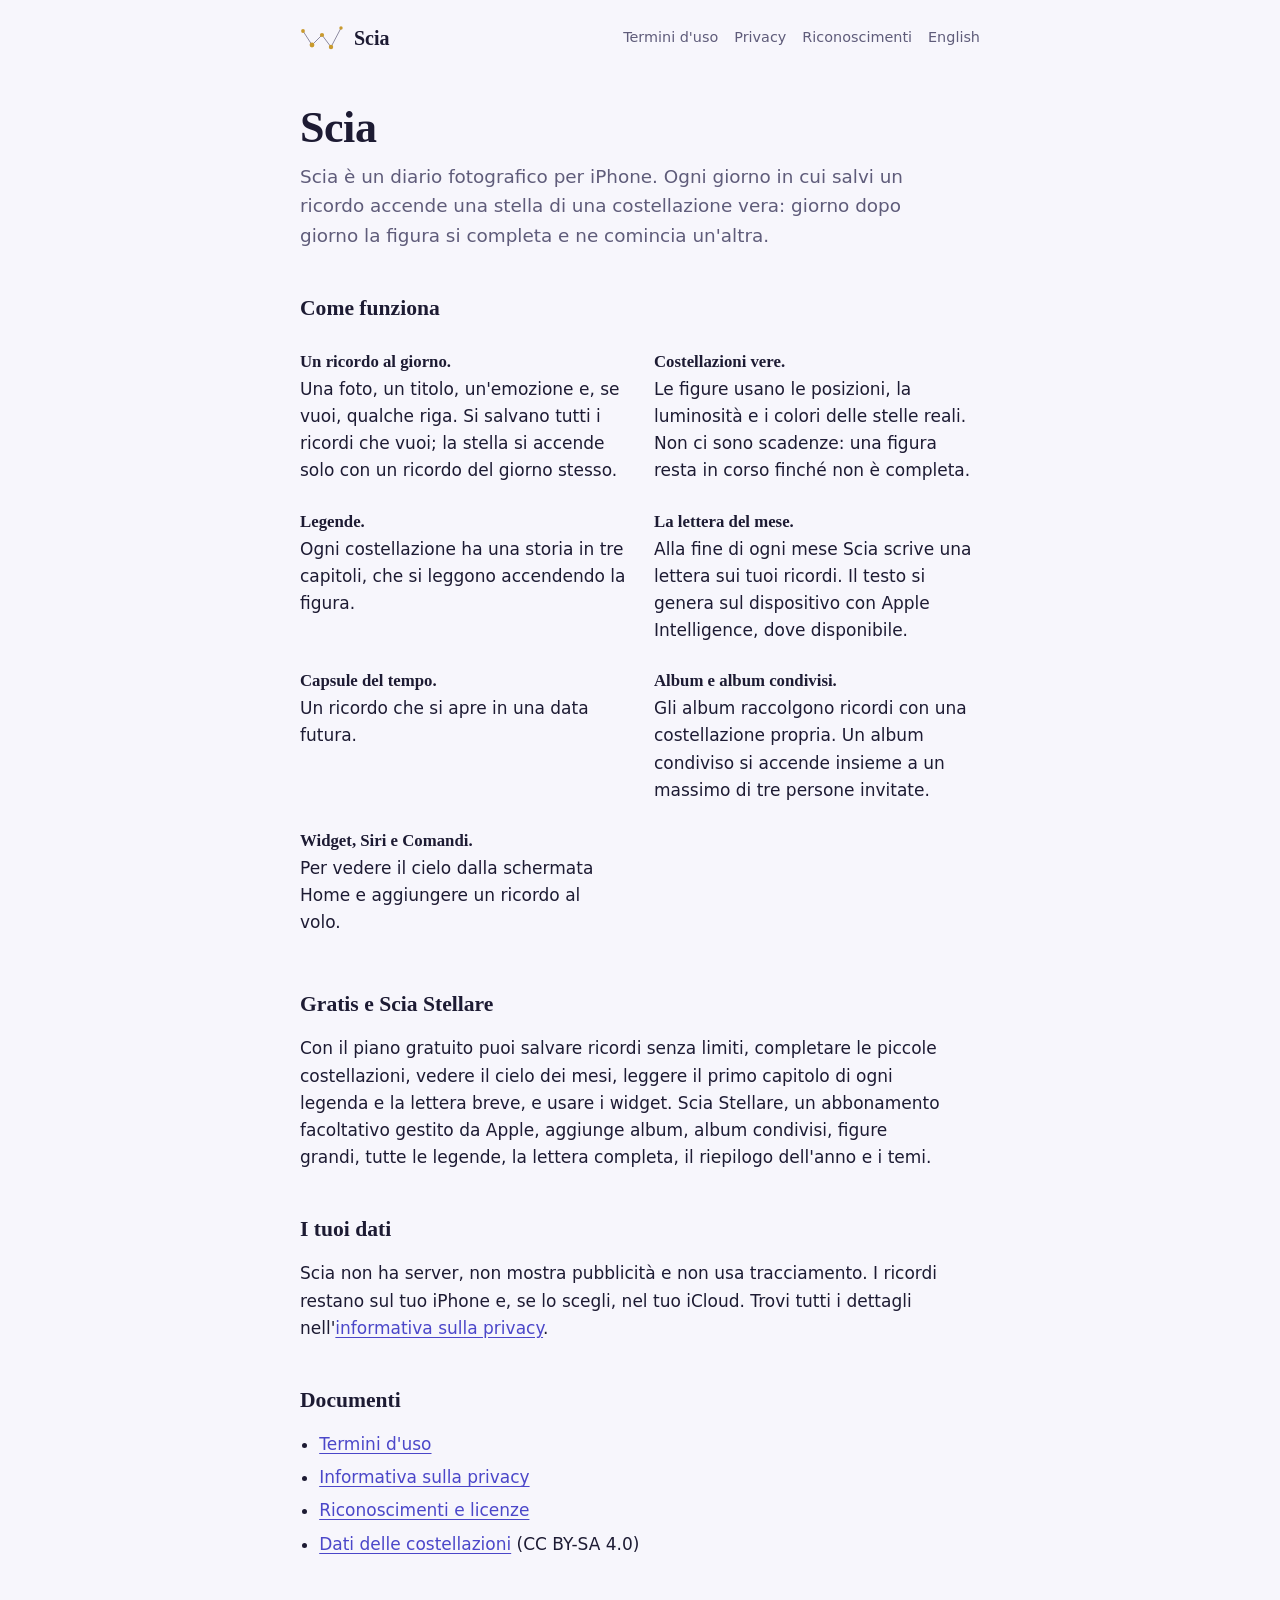
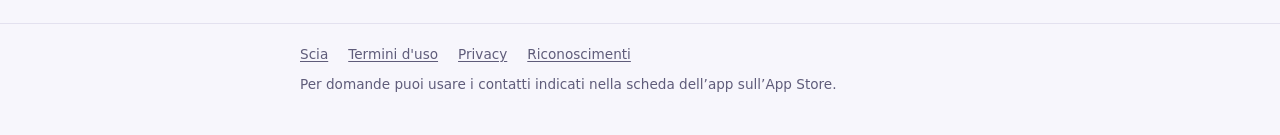
<file: index.html>
<!DOCTYPE html>
<html lang="it">
<head>
<meta charset="utf-8">
<meta name="viewport" content="width=device-width, initial-scale=1">
<title>Scia – Come funziona</title>
<meta name="description" content="Scia, il diario fotografico che accende una costellazione vera, un ricordo al giorno.">
<meta name="theme-color" content="#f7f6fc" media="(prefers-color-scheme: light)">
<meta name="theme-color" content="#100e26" media="(prefers-color-scheme: dark)">
<link rel="icon" href="data:image/svg+xml,%3Csvg xmlns='http://www.w3.org/2000/svg' viewBox='0 0 16 16'%3E%3Crect width='16' height='16' rx='4' fill='%23100e26'/%3E%3Cpath d='M8 3l1.2 3.6H13l-3 2.2 1.1 3.6L8 10.2 4.9 12.4 6 8.8 3 6.6h3.8z' fill='%23f3d58a'/%3E%3C/svg%3E">
<link rel="alternate" hreflang="en" href="index-en.html">
<link rel="stylesheet" href="style.css">
</head>
<body>
<header class="top"><a class="brand" href="index.html"><svg viewBox="0 0 44 27" aria-hidden="true"><line x1="3" y1="7" x2="12" y2="21"/><line x1="12" y1="21" x2="22" y2="11"/><line x1="22" y1="11" x2="31" y2="23"/><line x1="31" y1="23" x2="41" y2="4"/><circle cx="3" cy="7" r="1.9"/><circle cx="12" cy="21" r="2.4"/><circle cx="22" cy="11" r="2.1"/><circle cx="31" cy="23" r="2.2"/><circle cx="41" cy="4" r="1.7"/></svg>Scia</a><nav aria-label="Scia"><a href="terms.html">Termini d'uso</a><a href="privacy.html">Privacy</a><a href="credits.html">Riconoscimenti</a><a href="index-en.html" hreflang="en" lang="en">English</a></nav></header>
<main>
<h1>Scia</h1>
<p class="lead">Scia è un diario fotografico per iPhone. Ogni giorno in cui salvi un ricordo accende una stella di una costellazione vera: giorno dopo giorno la figura si completa e ne comincia un'altra.</p>

<h2>Come funziona</h2>
<ul class="features">
<li><strong>Un ricordo al giorno.</strong> Una foto, un titolo, un'emozione e, se vuoi, qualche riga. Si salvano tutti i ricordi che vuoi; la stella si accende solo con un ricordo del giorno stesso.</li>
<li><strong>Costellazioni vere.</strong> Le figure usano le posizioni, la luminosità e i colori delle stelle reali. Non ci sono scadenze: una figura resta in corso finché non è completa.</li>
<li><strong>Legende.</strong> Ogni costellazione ha una storia in tre capitoli, che si leggono accendendo la figura.</li>
<li><strong>La lettera del mese.</strong> Alla fine di ogni mese Scia scrive una lettera sui tuoi ricordi. Il testo si genera sul dispositivo con Apple Intelligence, dove disponibile.</li>
<li><strong>Capsule del tempo.</strong> Un ricordo che si apre in una data futura.</li>
<li><strong>Album e album condivisi.</strong> Gli album raccolgono ricordi con una costellazione propria. Un album condiviso si accende insieme a un massimo di tre persone invitate.</li>
<li><strong>Widget, Siri e Comandi.</strong> Per vedere il cielo dalla schermata Home e aggiungere un ricordo al volo.</li>
</ul>

<h2>Gratis e Scia Stellare</h2>
<p>Con il piano gratuito puoi salvare ricordi senza limiti, completare le piccole costellazioni, vedere il cielo dei mesi, leggere il primo capitolo di ogni legenda e la lettera breve, e usare i widget. Scia Stellare, un abbonamento facoltativo gestito da Apple, aggiunge album, album condivisi, figure grandi, tutte le legende, la lettera completa, il riepilogo dell'anno e i temi.</p>

<h2>I tuoi dati</h2>
<p>Scia non ha server, non mostra pubblicità e non usa tracciamento. I ricordi restano sul tuo iPhone e, se lo scegli, nel tuo iCloud. Trovi tutti i dettagli nell'<a href="privacy.html">informativa sulla privacy</a>.</p>

<h2>Documenti</h2>
<ul>
<li><a href="terms.html">Termini d'uso</a></li>
<li><a href="privacy.html">Informativa sulla privacy</a></li>
<li><a href="credits.html">Riconoscimenti e licenze</a></li>
<li><a href="constellations.json">Dati delle costellazioni</a> (CC BY-SA 4.0)</li>
</ul>
</main>
<footer><div class="in"><a href="index.html">Scia</a><a href="terms.html">Termini d'uso</a><a href="privacy.html">Privacy</a><a href="credits.html">Riconoscimenti</a><span>Per domande puoi usare i contatti indicati nella scheda dell’app sull’App Store.</span></div></footer>
</body>
</html>
</file>
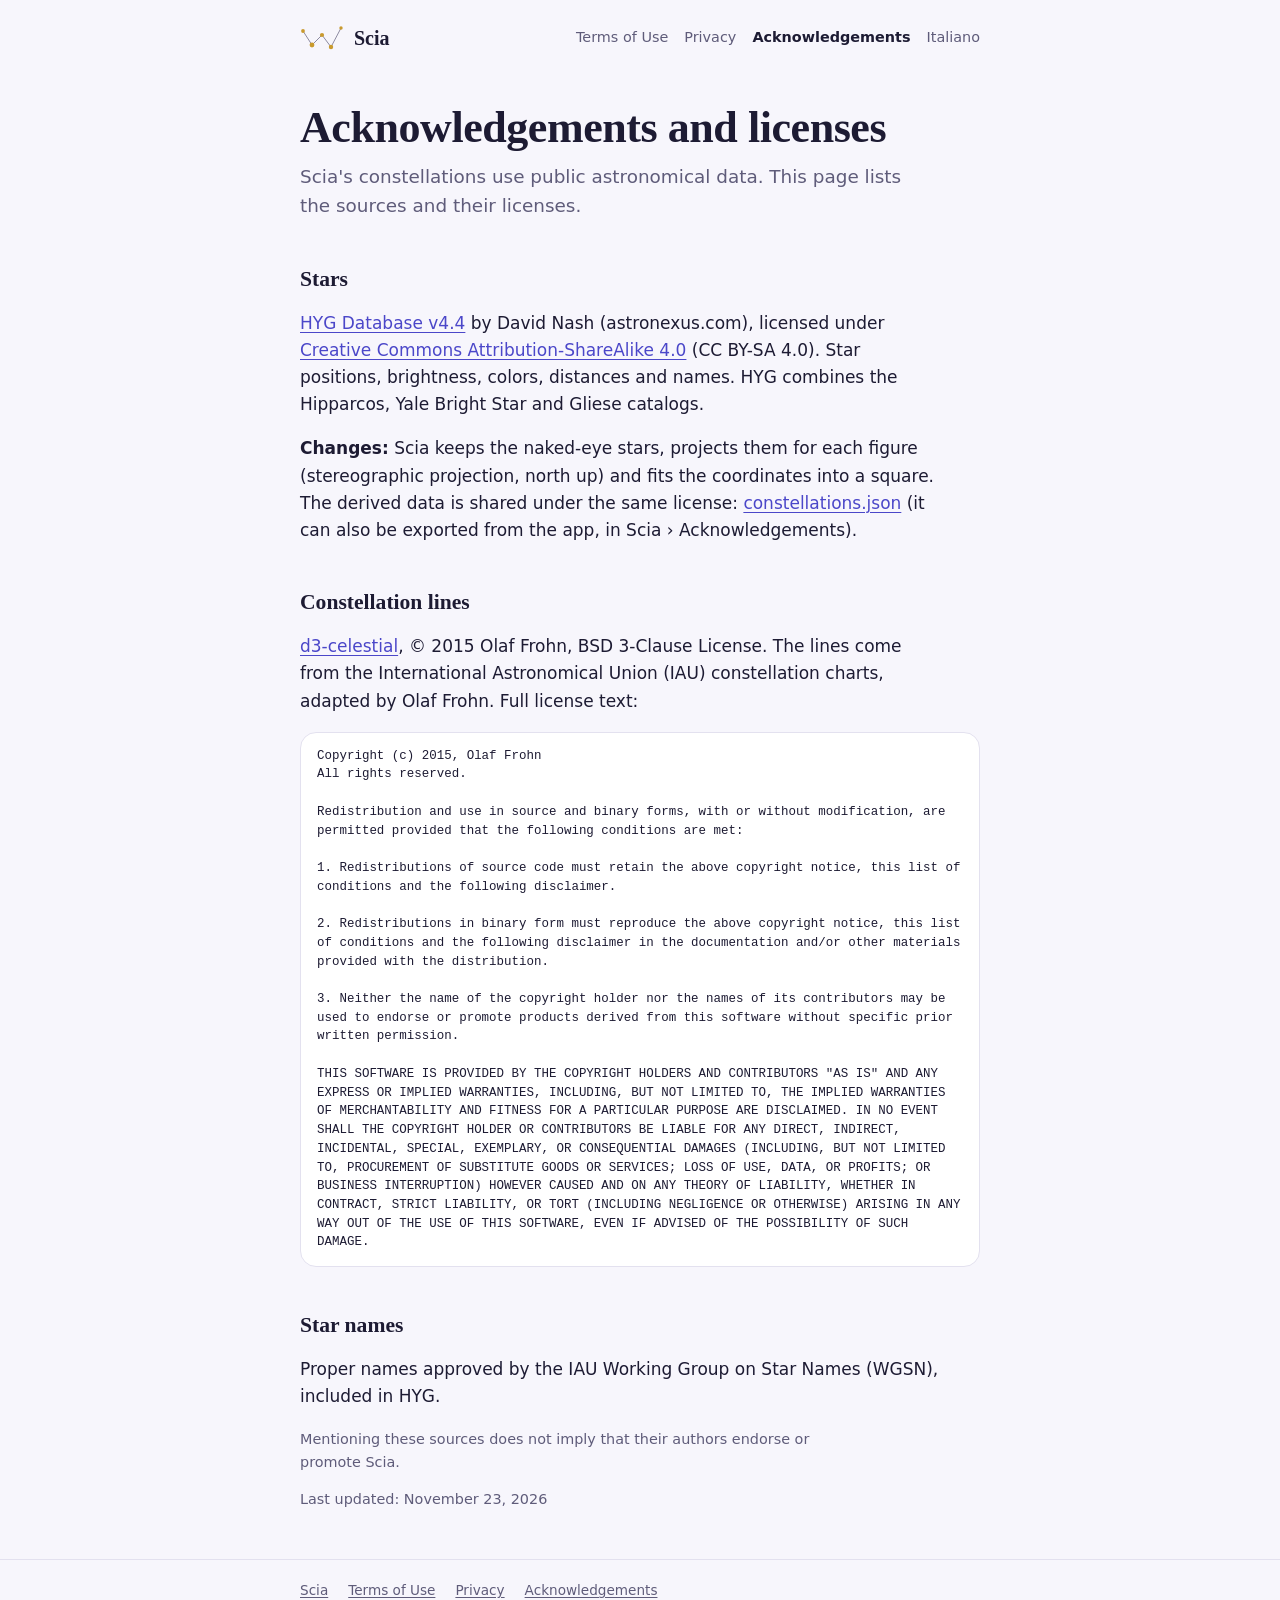
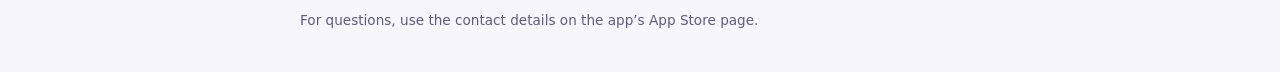
<file: credits-en.html>
<!DOCTYPE html>
<html lang="en">
<head>
<meta charset="utf-8">
<meta name="viewport" content="width=device-width, initial-scale=1">
<title>Scia – Acknowledgements</title>
<meta name="description" content="Scia, the photo journal that lights up a real constellation, one memory a day.">
<meta name="theme-color" content="#f7f6fc" media="(prefers-color-scheme: light)">
<meta name="theme-color" content="#100e26" media="(prefers-color-scheme: dark)">
<link rel="icon" href="data:image/svg+xml,%3Csvg xmlns='http://www.w3.org/2000/svg' viewBox='0 0 16 16'%3E%3Crect width='16' height='16' rx='4' fill='%23100e26'/%3E%3Cpath d='M8 3l1.2 3.6H13l-3 2.2 1.1 3.6L8 10.2 4.9 12.4 6 8.8 3 6.6h3.8z' fill='%23f3d58a'/%3E%3C/svg%3E">
<link rel="alternate" hreflang="it" href="credits.html">
<link rel="stylesheet" href="style.css">
</head>
<body>
<header class="top"><a class="brand" href="index-en.html"><svg viewBox="0 0 44 27" aria-hidden="true"><line x1="3" y1="7" x2="12" y2="21"/><line x1="12" y1="21" x2="22" y2="11"/><line x1="22" y1="11" x2="31" y2="23"/><line x1="31" y1="23" x2="41" y2="4"/><circle cx="3" cy="7" r="1.9"/><circle cx="12" cy="21" r="2.4"/><circle cx="22" cy="11" r="2.1"/><circle cx="31" cy="23" r="2.2"/><circle cx="41" cy="4" r="1.7"/></svg>Scia</a><nav aria-label="Scia"><a href="terms-en.html">Terms of Use</a><a href="privacy-en.html">Privacy</a><a href="credits-en.html" aria-current="page">Acknowledgements</a><a href="credits.html" hreflang="it" lang="it">Italiano</a></nav></header>
<main>
<h1>Acknowledgements and licenses</h1>
<p class="lead">Scia's constellations use public astronomical data. This page lists the sources and their licenses.</p>
<h2>Stars</h2>
<p><a href="https://codeberg.org/astronexus/hyg">HYG Database v4.4</a> by David Nash (astronexus.com), licensed under <a href="https://creativecommons.org/licenses/by-sa/4.0/">Creative Commons Attribution-ShareAlike 4.0</a> (CC BY-SA 4.0). Star positions, brightness, colors, distances and names. HYG combines the Hipparcos, Yale Bright Star and Gliese catalogs.</p>
<p><strong>Changes:</strong> Scia keeps the naked-eye stars, projects them for each figure (stereographic projection, north up) and fits the coordinates into a square. The derived data is shared under the same license: <a href="constellations.json">constellations.json</a> (it can also be exported from the app, in Scia › Acknowledgements).</p>
<h2>Constellation lines</h2>
<p><a href="https://github.com/ofrohn/d3-celestial">d3-celestial</a>, © 2015 Olaf Frohn, BSD 3-Clause License. The lines come from the International Astronomical Union (IAU) constellation charts, adapted by Olaf Frohn. Full license text:</p>
<pre>Copyright (c) 2015, Olaf Frohn
All rights reserved.

Redistribution and use in source and binary forms, with or without modification, are permitted provided that the following conditions are met:

1. Redistributions of source code must retain the above copyright notice, this list of conditions and the following disclaimer.

2. Redistributions in binary form must reproduce the above copyright notice, this list of conditions and the following disclaimer in the documentation and/or other materials provided with the distribution.

3. Neither the name of the copyright holder nor the names of its contributors may be used to endorse or promote products derived from this software without specific prior written permission.

THIS SOFTWARE IS PROVIDED BY THE COPYRIGHT HOLDERS AND CONTRIBUTORS "AS IS" AND ANY EXPRESS OR IMPLIED WARRANTIES, INCLUDING, BUT NOT LIMITED TO, THE IMPLIED WARRANTIES OF MERCHANTABILITY AND FITNESS FOR A PARTICULAR PURPOSE ARE DISCLAIMED. IN NO EVENT SHALL THE COPYRIGHT HOLDER OR CONTRIBUTORS BE LIABLE FOR ANY DIRECT, INDIRECT, INCIDENTAL, SPECIAL, EXEMPLARY, OR CONSEQUENTIAL DAMAGES (INCLUDING, BUT NOT LIMITED TO, PROCUREMENT OF SUBSTITUTE GOODS OR SERVICES; LOSS OF USE, DATA, OR PROFITS; OR BUSINESS INTERRUPTION) HOWEVER CAUSED AND ON ANY THEORY OF LIABILITY, WHETHER IN CONTRACT, STRICT LIABILITY, OR TORT (INCLUDING NEGLIGENCE OR OTHERWISE) ARISING IN ANY WAY OUT OF THE USE OF THIS SOFTWARE, EVEN IF ADVISED OF THE POSSIBILITY OF SUCH DAMAGE.</pre>
<h2>Star names</h2>
<p>Proper names approved by the IAU Working Group on Star Names (WGSN), included in HYG.</p>
<p class="muted">Mentioning these sources does not imply that their authors endorse or promote Scia.</p>
<p class="date">Last updated: November 23, 2026</p>
</main>
<footer><div class="in"><a href="index-en.html">Scia</a><a href="terms-en.html">Terms of Use</a><a href="privacy-en.html">Privacy</a><a href="credits-en.html">Acknowledgements</a><span>For questions, use the contact details on the app’s App Store page.</span></div></footer>
</body>
</html>
</file>
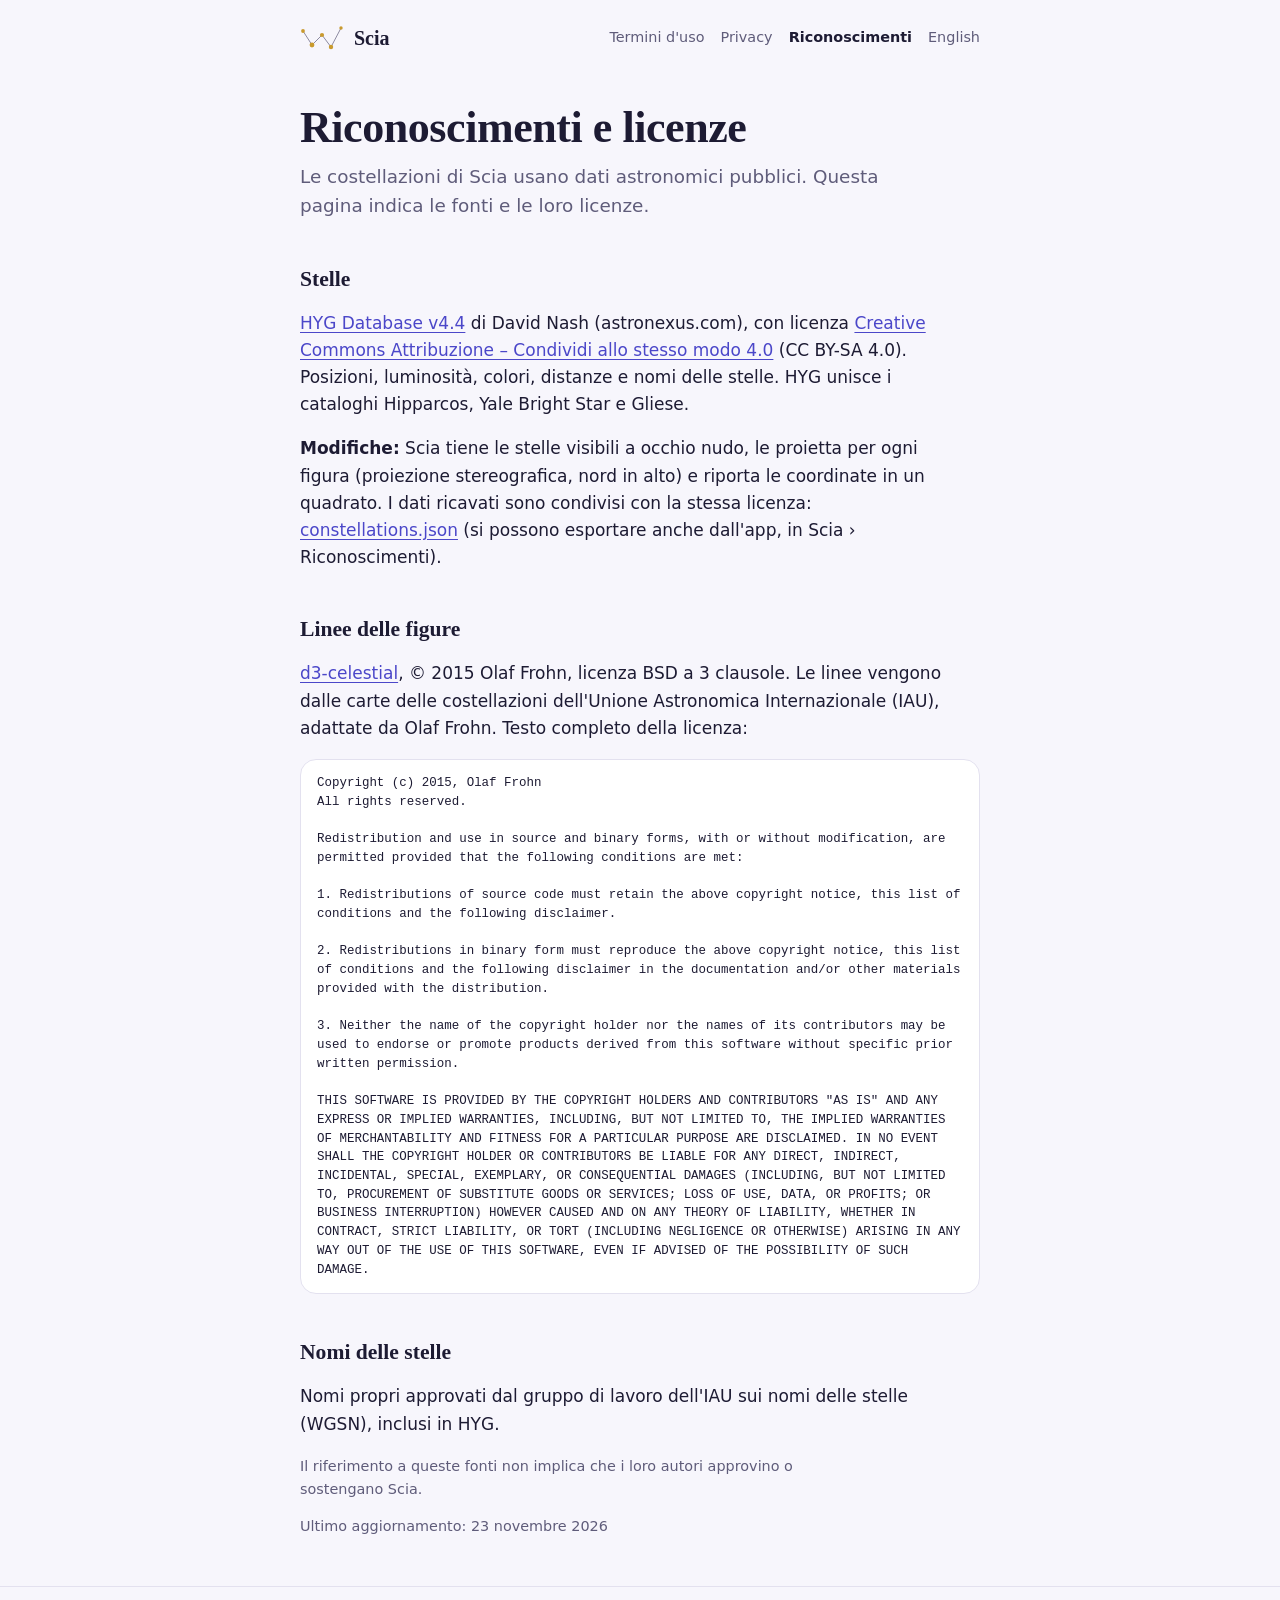
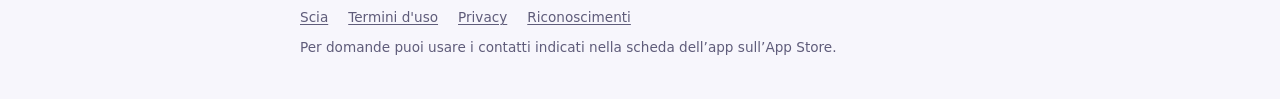
<file: credits.html>
<!DOCTYPE html>
<html lang="it">
<head>
<meta charset="utf-8">
<meta name="viewport" content="width=device-width, initial-scale=1">
<title>Scia – Riconoscimenti</title>
<meta name="description" content="Scia, il diario fotografico che accende una costellazione vera, un ricordo al giorno.">
<meta name="theme-color" content="#f7f6fc" media="(prefers-color-scheme: light)">
<meta name="theme-color" content="#100e26" media="(prefers-color-scheme: dark)">
<link rel="icon" href="data:image/svg+xml,%3Csvg xmlns='http://www.w3.org/2000/svg' viewBox='0 0 16 16'%3E%3Crect width='16' height='16' rx='4' fill='%23100e26'/%3E%3Cpath d='M8 3l1.2 3.6H13l-3 2.2 1.1 3.6L8 10.2 4.9 12.4 6 8.8 3 6.6h3.8z' fill='%23f3d58a'/%3E%3C/svg%3E">
<link rel="alternate" hreflang="en" href="credits-en.html">
<link rel="stylesheet" href="style.css">
</head>
<body>
<header class="top"><a class="brand" href="index.html"><svg viewBox="0 0 44 27" aria-hidden="true"><line x1="3" y1="7" x2="12" y2="21"/><line x1="12" y1="21" x2="22" y2="11"/><line x1="22" y1="11" x2="31" y2="23"/><line x1="31" y1="23" x2="41" y2="4"/><circle cx="3" cy="7" r="1.9"/><circle cx="12" cy="21" r="2.4"/><circle cx="22" cy="11" r="2.1"/><circle cx="31" cy="23" r="2.2"/><circle cx="41" cy="4" r="1.7"/></svg>Scia</a><nav aria-label="Scia"><a href="terms.html">Termini d'uso</a><a href="privacy.html">Privacy</a><a href="credits.html" aria-current="page">Riconoscimenti</a><a href="credits-en.html" hreflang="en" lang="en">English</a></nav></header>
<main>
<h1>Riconoscimenti e licenze</h1>
<p class="lead">Le costellazioni di Scia usano dati astronomici pubblici. Questa pagina indica le fonti e le loro licenze.</p>
<h2>Stelle</h2>
<p><a href="https://codeberg.org/astronexus/hyg">HYG Database v4.4</a> di David Nash (astronexus.com), con licenza <a href="https://creativecommons.org/licenses/by-sa/4.0/deed.it">Creative Commons Attribuzione – Condividi allo stesso modo 4.0</a> (CC BY-SA 4.0). Posizioni, luminosità, colori, distanze e nomi delle stelle. HYG unisce i cataloghi Hipparcos, Yale Bright Star e Gliese.</p>
<p><strong>Modifiche:</strong> Scia tiene le stelle visibili a occhio nudo, le proietta per ogni figura (proiezione stereografica, nord in alto) e riporta le coordinate in un quadrato. I dati ricavati sono condivisi con la stessa licenza: <a href="constellations.json">constellations.json</a> (si possono esportare anche dall'app, in Scia › Riconoscimenti).</p>
<h2>Linee delle figure</h2>
<p><a href="https://github.com/ofrohn/d3-celestial">d3-celestial</a>, © 2015 Olaf Frohn, licenza BSD a 3 clausole. Le linee vengono dalle carte delle costellazioni dell'Unione Astronomica Internazionale (IAU), adattate da Olaf Frohn. Testo completo della licenza:</p>
<pre>Copyright (c) 2015, Olaf Frohn
All rights reserved.

Redistribution and use in source and binary forms, with or without modification, are permitted provided that the following conditions are met:

1. Redistributions of source code must retain the above copyright notice, this list of conditions and the following disclaimer.

2. Redistributions in binary form must reproduce the above copyright notice, this list of conditions and the following disclaimer in the documentation and/or other materials provided with the distribution.

3. Neither the name of the copyright holder nor the names of its contributors may be used to endorse or promote products derived from this software without specific prior written permission.

THIS SOFTWARE IS PROVIDED BY THE COPYRIGHT HOLDERS AND CONTRIBUTORS "AS IS" AND ANY EXPRESS OR IMPLIED WARRANTIES, INCLUDING, BUT NOT LIMITED TO, THE IMPLIED WARRANTIES OF MERCHANTABILITY AND FITNESS FOR A PARTICULAR PURPOSE ARE DISCLAIMED. IN NO EVENT SHALL THE COPYRIGHT HOLDER OR CONTRIBUTORS BE LIABLE FOR ANY DIRECT, INDIRECT, INCIDENTAL, SPECIAL, EXEMPLARY, OR CONSEQUENTIAL DAMAGES (INCLUDING, BUT NOT LIMITED TO, PROCUREMENT OF SUBSTITUTE GOODS OR SERVICES; LOSS OF USE, DATA, OR PROFITS; OR BUSINESS INTERRUPTION) HOWEVER CAUSED AND ON ANY THEORY OF LIABILITY, WHETHER IN CONTRACT, STRICT LIABILITY, OR TORT (INCLUDING NEGLIGENCE OR OTHERWISE) ARISING IN ANY WAY OUT OF THE USE OF THIS SOFTWARE, EVEN IF ADVISED OF THE POSSIBILITY OF SUCH DAMAGE.</pre>
<h2>Nomi delle stelle</h2>
<p>Nomi propri approvati dal gruppo di lavoro dell'IAU sui nomi delle stelle (WGSN), inclusi in HYG.</p>
<p class="muted">Il riferimento a queste fonti non implica che i loro autori approvino o sostengano Scia.</p>
<p class="date">Ultimo aggiornamento: 23 novembre 2026</p>
</main>
<footer><div class="in"><a href="index.html">Scia</a><a href="terms.html">Termini d'uso</a><a href="privacy.html">Privacy</a><a href="credits.html">Riconoscimenti</a><span>Per domande puoi usare i contatti indicati nella scheda dell’app sull’App Store.</span></div></footer>
</body>
</html>
</file>
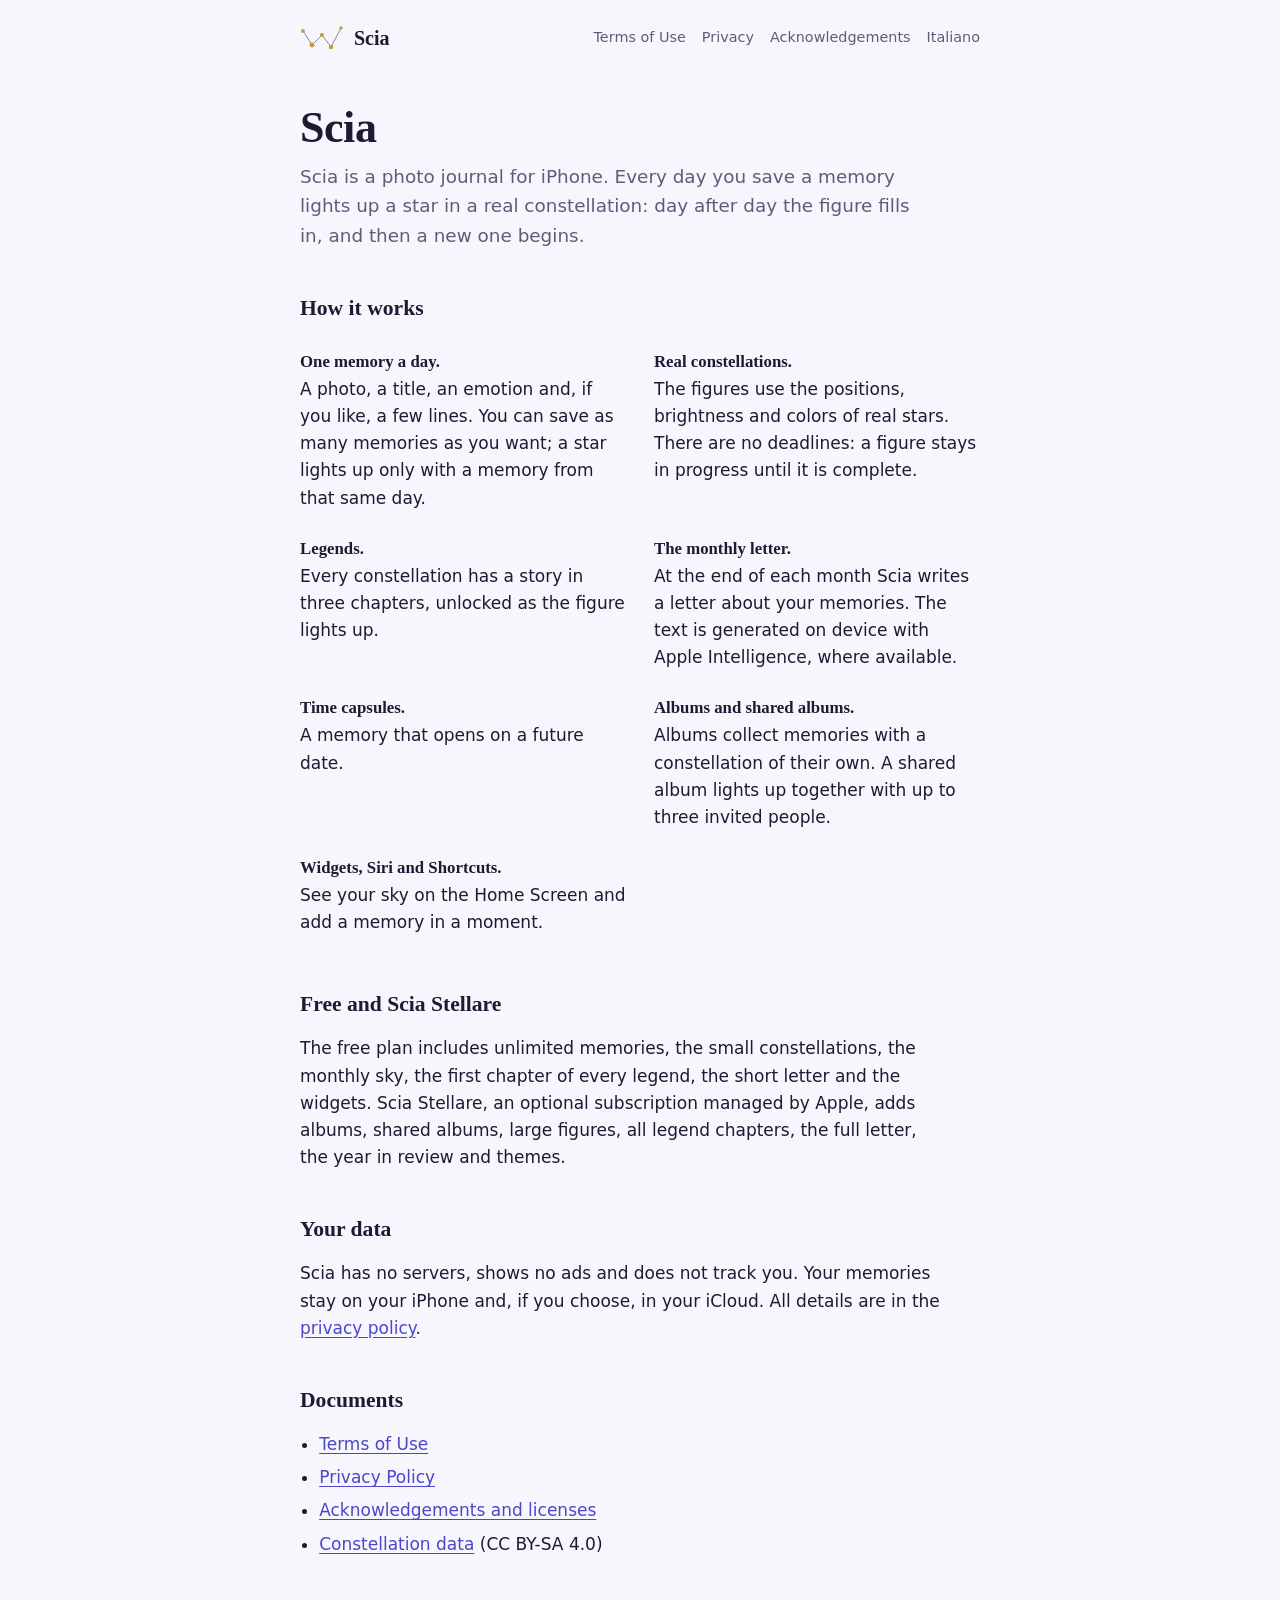
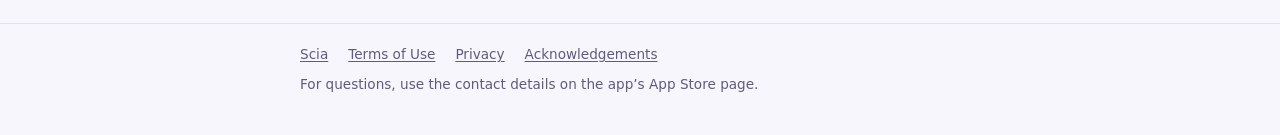
<file: index-en.html>
<!DOCTYPE html>
<html lang="en">
<head>
<meta charset="utf-8">
<meta name="viewport" content="width=device-width, initial-scale=1">
<title>Scia – How it works</title>
<meta name="description" content="Scia, the photo journal that lights up a real constellation, one memory a day.">
<meta name="theme-color" content="#f7f6fc" media="(prefers-color-scheme: light)">
<meta name="theme-color" content="#100e26" media="(prefers-color-scheme: dark)">
<link rel="icon" href="data:image/svg+xml,%3Csvg xmlns='http://www.w3.org/2000/svg' viewBox='0 0 16 16'%3E%3Crect width='16' height='16' rx='4' fill='%23100e26'/%3E%3Cpath d='M8 3l1.2 3.6H13l-3 2.2 1.1 3.6L8 10.2 4.9 12.4 6 8.8 3 6.6h3.8z' fill='%23f3d58a'/%3E%3C/svg%3E">
<link rel="alternate" hreflang="it" href="index.html">
<link rel="stylesheet" href="style.css">
</head>
<body>
<header class="top"><a class="brand" href="index-en.html"><svg viewBox="0 0 44 27" aria-hidden="true"><line x1="3" y1="7" x2="12" y2="21"/><line x1="12" y1="21" x2="22" y2="11"/><line x1="22" y1="11" x2="31" y2="23"/><line x1="31" y1="23" x2="41" y2="4"/><circle cx="3" cy="7" r="1.9"/><circle cx="12" cy="21" r="2.4"/><circle cx="22" cy="11" r="2.1"/><circle cx="31" cy="23" r="2.2"/><circle cx="41" cy="4" r="1.7"/></svg>Scia</a><nav aria-label="Scia"><a href="terms-en.html">Terms of Use</a><a href="privacy-en.html">Privacy</a><a href="credits-en.html">Acknowledgements</a><a href="index.html" hreflang="it" lang="it">Italiano</a></nav></header>
<main>
<h1>Scia</h1>
<p class="lead">Scia is a photo journal for iPhone. Every day you save a memory lights up a star in a real constellation: day after day the figure fills in, and then a new one begins.</p>

<h2>How it works</h2>
<ul class="features">
<li><strong>One memory a day.</strong> A photo, a title, an emotion and, if you like, a few lines. You can save as many memories as you want; a star lights up only with a memory from that same day.</li>
<li><strong>Real constellations.</strong> The figures use the positions, brightness and colors of real stars. There are no deadlines: a figure stays in progress until it is complete.</li>
<li><strong>Legends.</strong> Every constellation has a story in three chapters, unlocked as the figure lights up.</li>
<li><strong>The monthly letter.</strong> At the end of each month Scia writes a letter about your memories. The text is generated on device with Apple Intelligence, where available.</li>
<li><strong>Time capsules.</strong> A memory that opens on a future date.</li>
<li><strong>Albums and shared albums.</strong> Albums collect memories with a constellation of their own. A shared album lights up together with up to three invited people.</li>
<li><strong>Widgets, Siri and Shortcuts.</strong> See your sky on the Home Screen and add a memory in a moment.</li>
</ul>

<h2>Free and Scia Stellare</h2>
<p>The free plan includes unlimited memories, the small constellations, the monthly sky, the first chapter of every legend, the short letter and the widgets. Scia Stellare, an optional subscription managed by Apple, adds albums, shared albums, large figures, all legend chapters, the full letter, the year in review and themes.</p>

<h2>Your data</h2>
<p>Scia has no servers, shows no ads and does not track you. Your memories stay on your iPhone and, if you choose, in your iCloud. All details are in the <a href="privacy-en.html">privacy policy</a>.</p>

<h2>Documents</h2>
<ul>
<li><a href="terms-en.html">Terms of Use</a></li>
<li><a href="privacy-en.html">Privacy Policy</a></li>
<li><a href="credits-en.html">Acknowledgements and licenses</a></li>
<li><a href="constellations.json">Constellation data</a> (CC BY-SA 4.0)</li>
</ul>
</main>
<footer><div class="in"><a href="index-en.html">Scia</a><a href="terms-en.html">Terms of Use</a><a href="privacy-en.html">Privacy</a><a href="credits-en.html">Acknowledgements</a><span>For questions, use the contact details on the app’s App Store page.</span></div></footer>
</body>
</html>
</file>
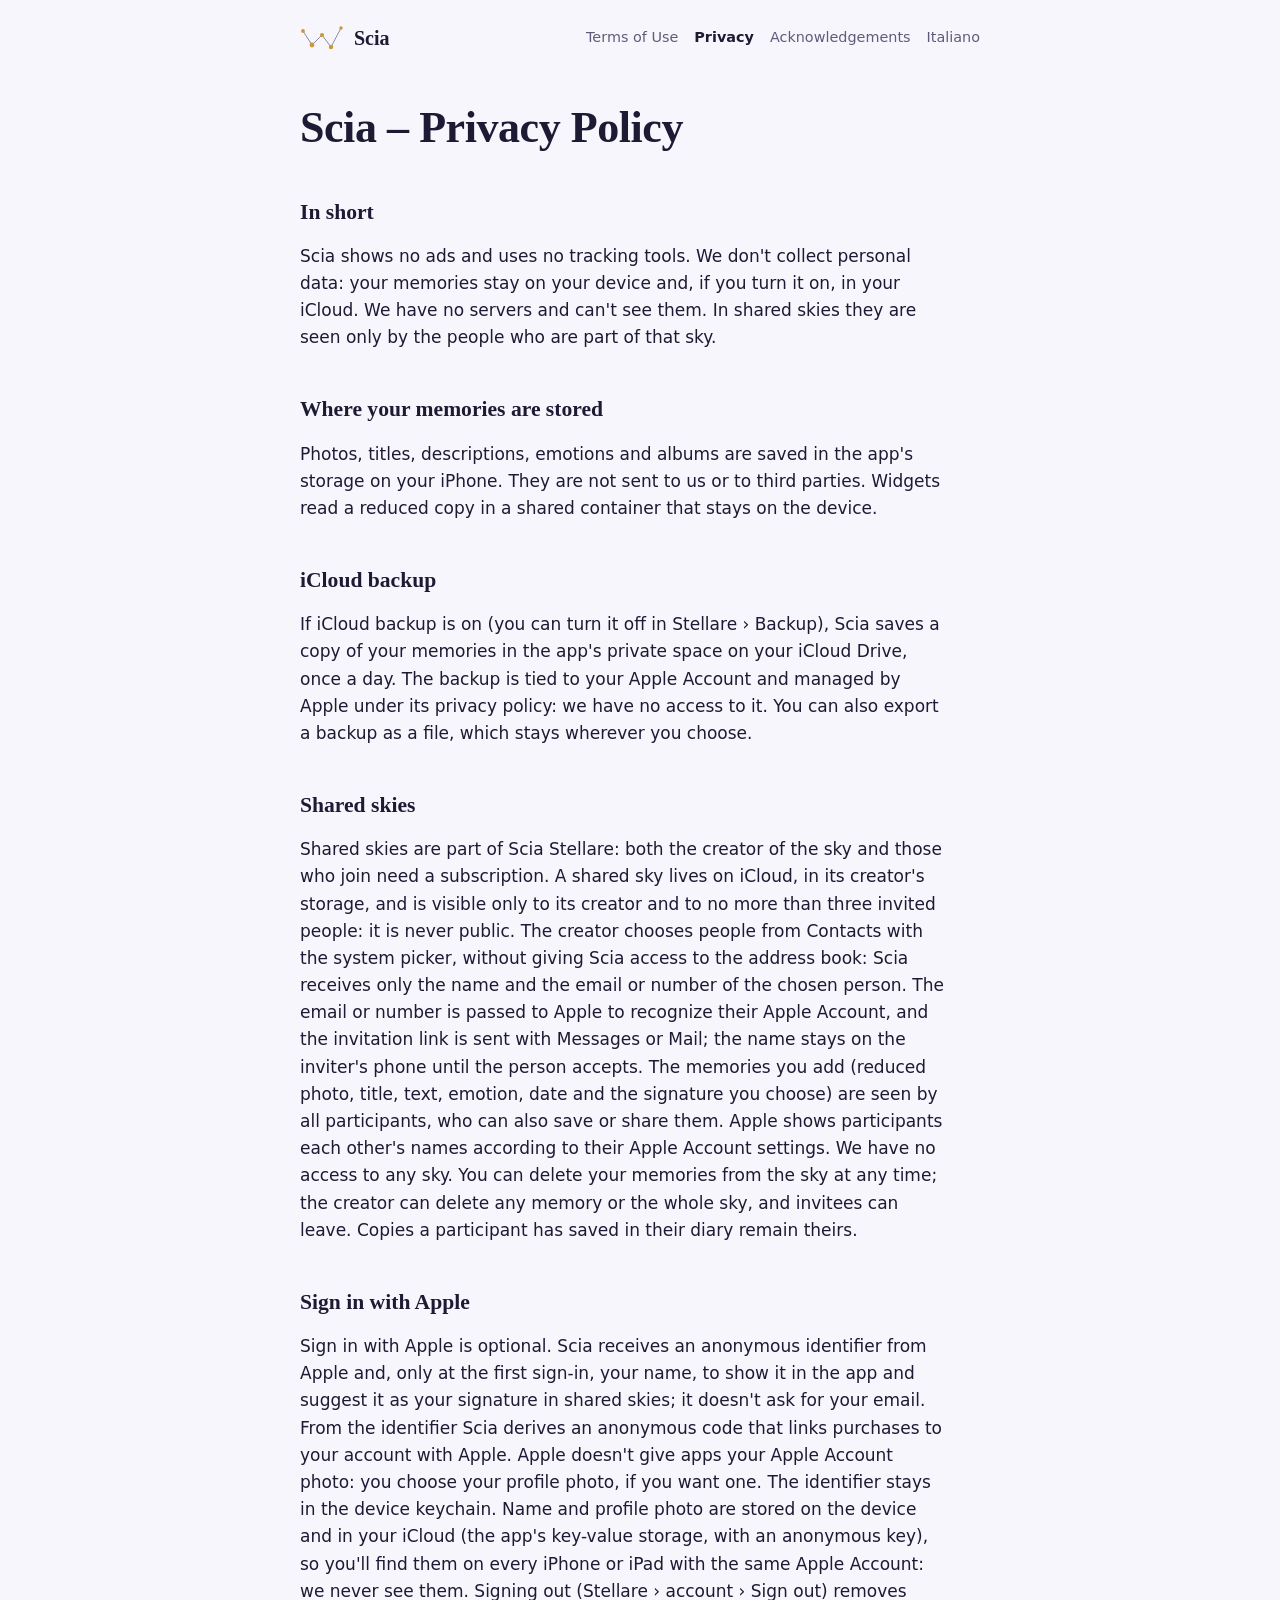
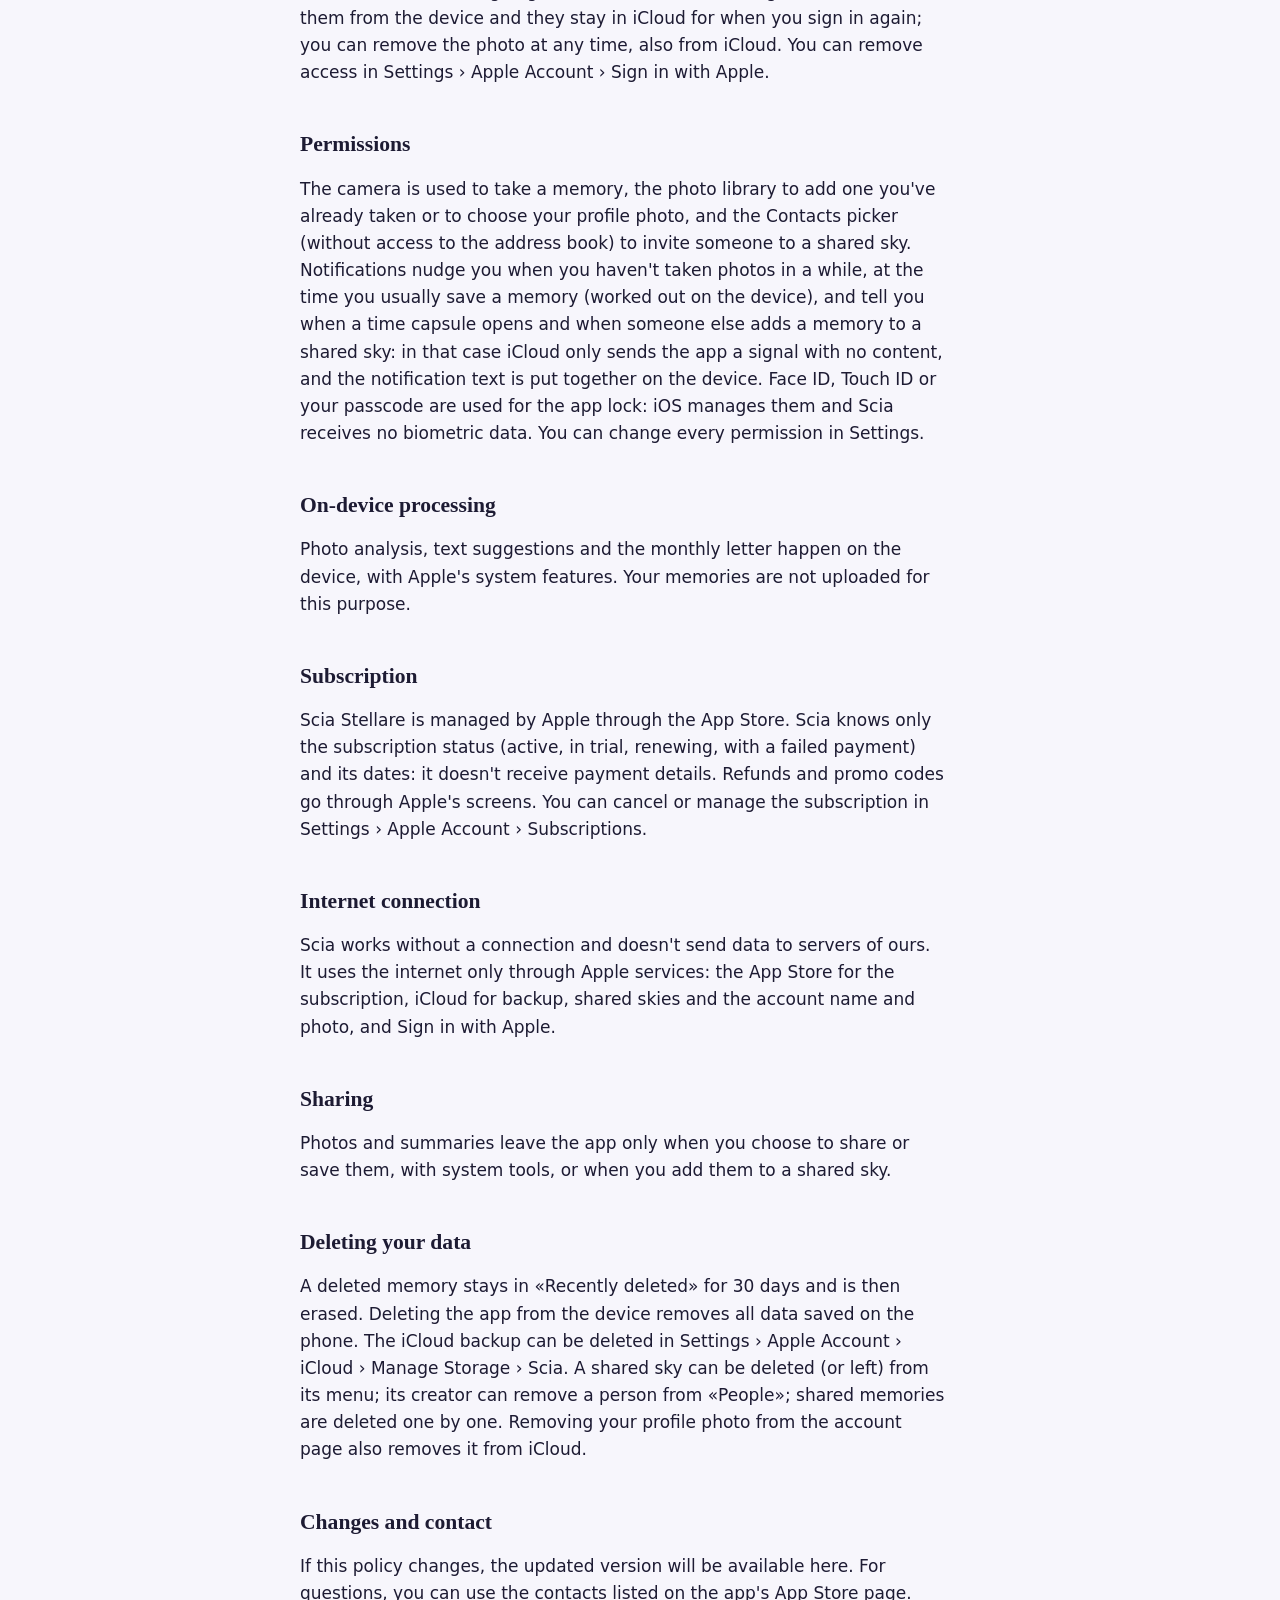
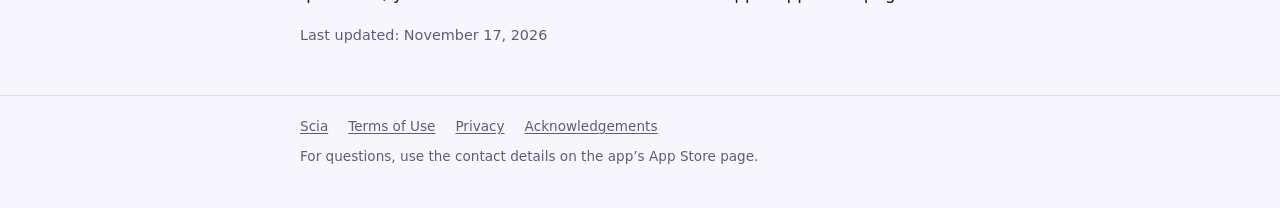
<file: privacy-en.html>
<!DOCTYPE html>
<html lang="en">
<head>
<meta charset="utf-8">
<meta name="viewport" content="width=device-width, initial-scale=1">
<title>Scia – Privacy Policy</title>
<meta name="description" content="Scia, the photo journal that lights up a real constellation, one memory a day.">
<meta name="theme-color" content="#f7f6fc" media="(prefers-color-scheme: light)">
<meta name="theme-color" content="#100e26" media="(prefers-color-scheme: dark)">
<link rel="icon" href="data:image/svg+xml,%3Csvg xmlns='http://www.w3.org/2000/svg' viewBox='0 0 16 16'%3E%3Crect width='16' height='16' rx='4' fill='%23100e26'/%3E%3Cpath d='M8 3l1.2 3.6H13l-3 2.2 1.1 3.6L8 10.2 4.9 12.4 6 8.8 3 6.6h3.8z' fill='%23f3d58a'/%3E%3C/svg%3E">
<link rel="alternate" hreflang="it" href="privacy.html">
<link rel="stylesheet" href="style.css">
</head>
<body>
<header class="top"><a class="brand" href="index-en.html"><svg viewBox="0 0 44 27" aria-hidden="true"><line x1="3" y1="7" x2="12" y2="21"/><line x1="12" y1="21" x2="22" y2="11"/><line x1="22" y1="11" x2="31" y2="23"/><line x1="31" y1="23" x2="41" y2="4"/><circle cx="3" cy="7" r="1.9"/><circle cx="12" cy="21" r="2.4"/><circle cx="22" cy="11" r="2.1"/><circle cx="31" cy="23" r="2.2"/><circle cx="41" cy="4" r="1.7"/></svg>Scia</a><nav aria-label="Scia"><a href="terms-en.html">Terms of Use</a><a href="privacy-en.html" aria-current="page">Privacy</a><a href="credits-en.html">Acknowledgements</a><a href="privacy.html" hreflang="it" lang="it">Italiano</a></nav></header>
<main>
<h1>Scia – Privacy Policy</h1>
<h2>In short</h2>
<p>Scia shows no ads and uses no tracking tools. We don&#x27;t collect personal data: your memories stay on your device and, if you turn it on, in your iCloud. We have no servers and can&#x27;t see them. In shared skies they are seen only by the people who are part of that sky.</p>
<h2>Where your memories are stored</h2>
<p>Photos, titles, descriptions, emotions and albums are saved in the app&#x27;s storage on your iPhone. They are not sent to us or to third parties. Widgets read a reduced copy in a shared container that stays on the device.</p>
<h2>iCloud backup</h2>
<p>If iCloud backup is on (you can turn it off in Stellare › Backup), Scia saves a copy of your memories in the app&#x27;s private space on your iCloud Drive, once a day. The backup is tied to your Apple Account and managed by Apple under its privacy policy: we have no access to it. You can also export a backup as a file, which stays wherever you choose.</p>
<h2>Shared skies</h2>
<p>Shared skies are part of Scia Stellare: both the creator of the sky and those who join need a subscription. A shared sky lives on iCloud, in its creator&#x27;s storage, and is visible only to its creator and to no more than three invited people: it is never public. The creator chooses people from Contacts with the system picker, without giving Scia access to the address book: Scia receives only the name and the email or number of the chosen person. The email or number is passed to Apple to recognize their Apple Account, and the invitation link is sent with Messages or Mail; the name stays on the inviter&#x27;s phone until the person accepts. The memories you add (reduced photo, title, text, emotion, date and the signature you choose) are seen by all participants, who can also save or share them. Apple shows participants each other&#x27;s names according to their Apple Account settings. We have no access to any sky. You can delete your memories from the sky at any time; the creator can delete any memory or the whole sky, and invitees can leave. Copies a participant has saved in their diary remain theirs.</p>
<h2>Sign in with Apple</h2>
<p>Sign in with Apple is optional. Scia receives an anonymous identifier from Apple and, only at the first sign-in, your name, to show it in the app and suggest it as your signature in shared skies; it doesn&#x27;t ask for your email. From the identifier Scia derives an anonymous code that links purchases to your account with Apple. Apple doesn&#x27;t give apps your Apple Account photo: you choose your profile photo, if you want one. The identifier stays in the device keychain. Name and profile photo are stored on the device and in your iCloud (the app&#x27;s key-value storage, with an anonymous key), so you&#x27;ll find them on every iPhone or iPad with the same Apple Account: we never see them. Signing out (Stellare › account › Sign out) removes them from the device and they stay in iCloud for when you sign in again; you can remove the photo at any time, also from iCloud. You can remove access in Settings › Apple Account › Sign in with Apple.</p>
<h2>Permissions</h2>
<p>The camera is used to take a memory, the photo library to add one you&#x27;ve already taken or to choose your profile photo, and the Contacts picker (without access to the address book) to invite someone to a shared sky. Notifications nudge you when you haven&#x27;t taken photos in a while, at the time you usually save a memory (worked out on the device), and tell you when a time capsule opens and when someone else adds a memory to a shared sky: in that case iCloud only sends the app a signal with no content, and the notification text is put together on the device. Face ID, Touch ID or your passcode are used for the app lock: iOS manages them and Scia receives no biometric data. You can change every permission in Settings.</p>
<h2>On-device processing</h2>
<p>Photo analysis, text suggestions and the monthly letter happen on the device, with Apple&#x27;s system features. Your memories are not uploaded for this purpose.</p>
<h2>Subscription</h2>
<p>Scia Stellare is managed by Apple through the App Store. Scia knows only the subscription status (active, in trial, renewing, with a failed payment) and its dates: it doesn&#x27;t receive payment details. Refunds and promo codes go through Apple&#x27;s screens. You can cancel or manage the subscription in Settings › Apple Account › Subscriptions.</p>
<h2>Internet connection</h2>
<p>Scia works without a connection and doesn&#x27;t send data to servers of ours. It uses the internet only through Apple services: the App Store for the subscription, iCloud for backup, shared skies and the account name and photo, and Sign in with Apple.</p>
<h2>Sharing</h2>
<p>Photos and summaries leave the app only when you choose to share or save them, with system tools, or when you add them to a shared sky.</p>
<h2>Deleting your data</h2>
<p>A deleted memory stays in «Recently deleted» for 30 days and is then erased. Deleting the app from the device removes all data saved on the phone. The iCloud backup can be deleted in Settings › Apple Account › iCloud › Manage Storage › Scia. A shared sky can be deleted (or left) from its menu; its creator can remove a person from «People»; shared memories are deleted one by one. Removing your profile photo from the account page also removes it from iCloud.</p>
<h2>Changes and contact</h2>
<p>If this policy changes, the updated version will be available here. For questions, you can use the contacts listed on the app&#x27;s App Store page.</p>
<p class="date">Last updated: November 17, 2026</p>
</main>
<footer><div class="in"><a href="index-en.html">Scia</a><a href="terms-en.html">Terms of Use</a><a href="privacy-en.html">Privacy</a><a href="credits-en.html">Acknowledgements</a><span>For questions, use the contact details on the app’s App Store page.</span></div></footer>
</body>
</html>
</file>
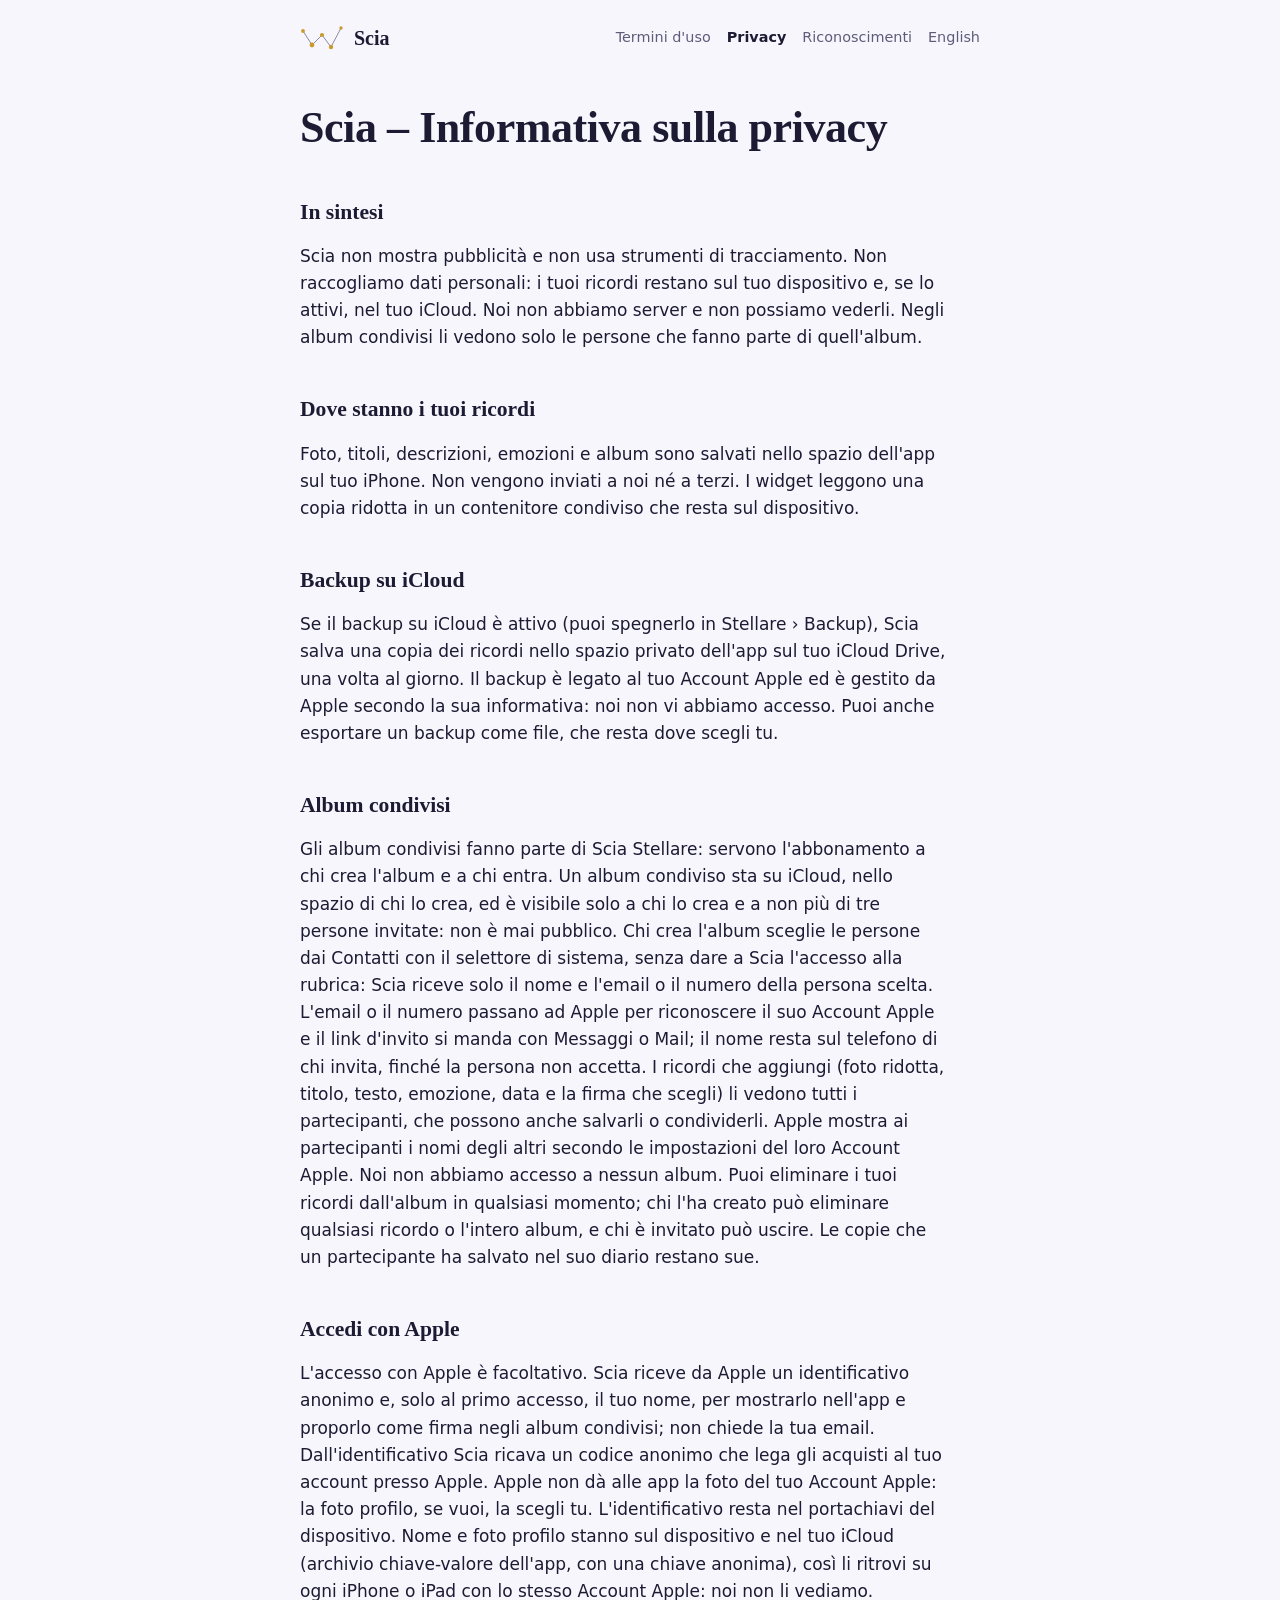
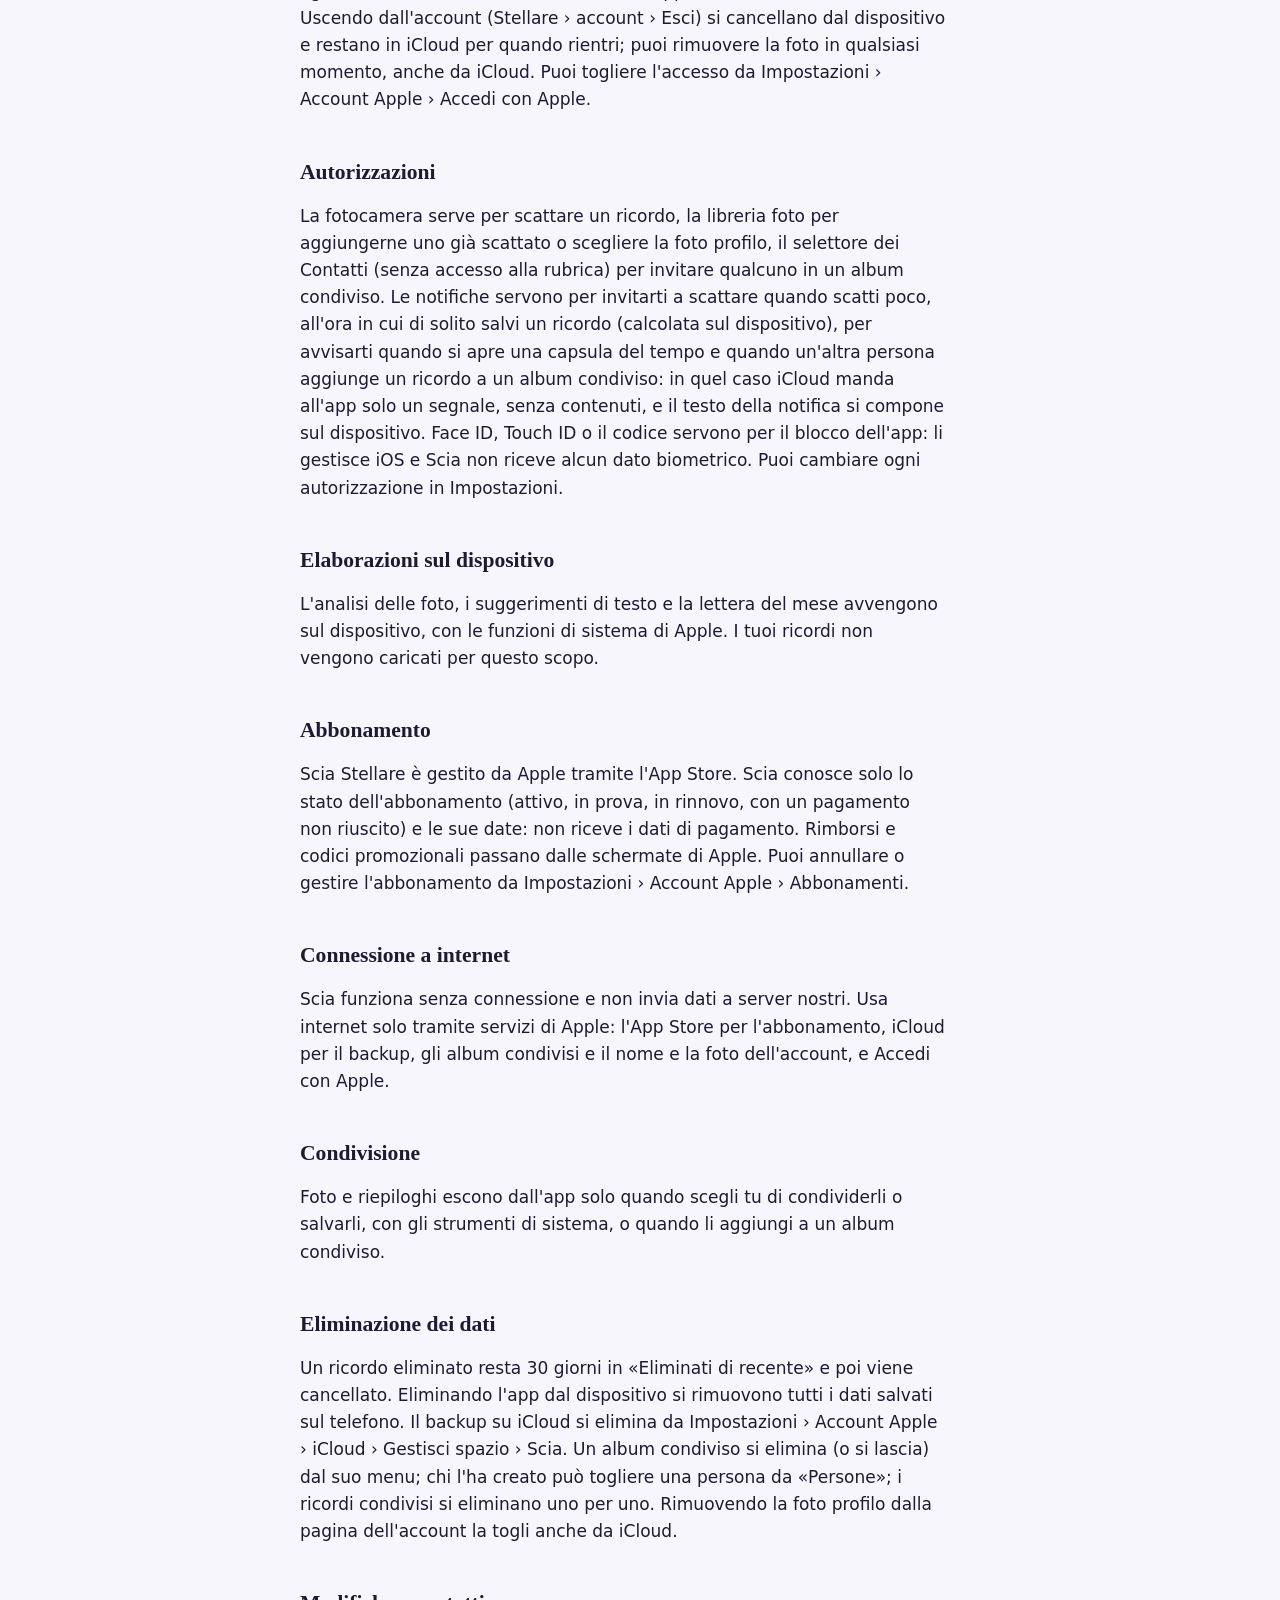
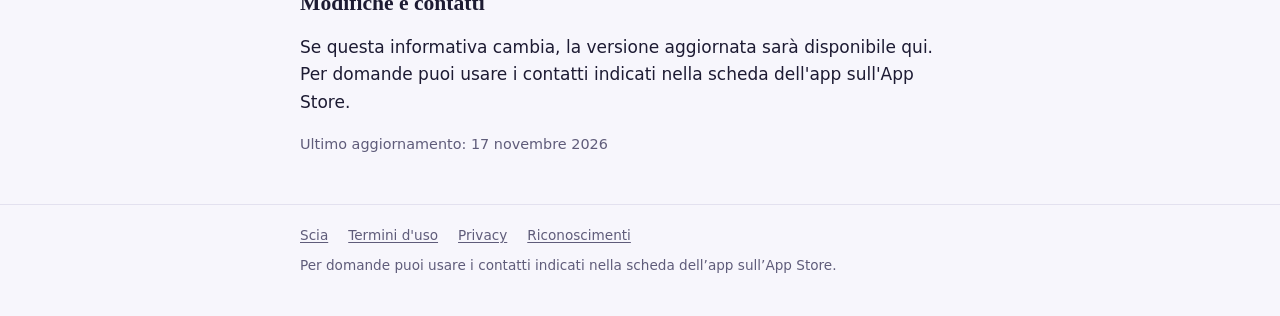
<file: privacy.html>
<!DOCTYPE html>
<html lang="it">
<head>
<meta charset="utf-8">
<meta name="viewport" content="width=device-width, initial-scale=1">
<title>Scia – Informativa sulla privacy</title>
<meta name="description" content="Scia, il diario fotografico che accende una costellazione vera, un ricordo al giorno.">
<meta name="theme-color" content="#f7f6fc" media="(prefers-color-scheme: light)">
<meta name="theme-color" content="#100e26" media="(prefers-color-scheme: dark)">
<link rel="icon" href="data:image/svg+xml,%3Csvg xmlns='http://www.w3.org/2000/svg' viewBox='0 0 16 16'%3E%3Crect width='16' height='16' rx='4' fill='%23100e26'/%3E%3Cpath d='M8 3l1.2 3.6H13l-3 2.2 1.1 3.6L8 10.2 4.9 12.4 6 8.8 3 6.6h3.8z' fill='%23f3d58a'/%3E%3C/svg%3E">
<link rel="alternate" hreflang="en" href="privacy-en.html">
<link rel="stylesheet" href="style.css">
</head>
<body>
<header class="top"><a class="brand" href="index.html"><svg viewBox="0 0 44 27" aria-hidden="true"><line x1="3" y1="7" x2="12" y2="21"/><line x1="12" y1="21" x2="22" y2="11"/><line x1="22" y1="11" x2="31" y2="23"/><line x1="31" y1="23" x2="41" y2="4"/><circle cx="3" cy="7" r="1.9"/><circle cx="12" cy="21" r="2.4"/><circle cx="22" cy="11" r="2.1"/><circle cx="31" cy="23" r="2.2"/><circle cx="41" cy="4" r="1.7"/></svg>Scia</a><nav aria-label="Scia"><a href="terms.html">Termini d'uso</a><a href="privacy.html" aria-current="page">Privacy</a><a href="credits.html">Riconoscimenti</a><a href="privacy-en.html" hreflang="en" lang="en">English</a></nav></header>
<main>
<h1>Scia – Informativa sulla privacy</h1>
<h2>In sintesi</h2>
<p>Scia non mostra pubblicità e non usa strumenti di tracciamento. Non raccogliamo dati personali: i tuoi ricordi restano sul tuo dispositivo e, se lo attivi, nel tuo iCloud. Noi non abbiamo server e non possiamo vederli. Negli album condivisi li vedono solo le persone che fanno parte di quell'album.</p>
<h2>Dove stanno i tuoi ricordi</h2>
<p>Foto, titoli, descrizioni, emozioni e album sono salvati nello spazio dell&#x27;app sul tuo iPhone. Non vengono inviati a noi né a terzi. I widget leggono una copia ridotta in un contenitore condiviso che resta sul dispositivo.</p>
<h2>Backup su iCloud</h2>
<p>Se il backup su iCloud è attivo (puoi spegnerlo in Stellare › Backup), Scia salva una copia dei ricordi nello spazio privato dell&#x27;app sul tuo iCloud Drive, una volta al giorno. Il backup è legato al tuo Account Apple ed è gestito da Apple secondo la sua informativa: noi non vi abbiamo accesso. Puoi anche esportare un backup come file, che resta dove scegli tu.</p>
<h2>Album condivisi</h2>
<p>Gli album condivisi fanno parte di Scia Stellare: servono l&#x27;abbonamento a chi crea l'album e a chi entra. Un album condiviso sta su iCloud, nello spazio di chi lo crea, ed è visibile solo a chi lo crea e a non più di tre persone invitate: non è mai pubblico. Chi crea l'album sceglie le persone dai Contatti con il selettore di sistema, senza dare a Scia l&#x27;accesso alla rubrica: Scia riceve solo il nome e l&#x27;email o il numero della persona scelta. L&#x27;email o il numero passano ad Apple per riconoscere il suo Account Apple e il link d&#x27;invito si manda con Messaggi o Mail; il nome resta sul telefono di chi invita, finché la persona non accetta. I ricordi che aggiungi (foto ridotta, titolo, testo, emozione, data e la firma che scegli) li vedono tutti i partecipanti, che possono anche salvarli o condividerli. Apple mostra ai partecipanti i nomi degli altri secondo le impostazioni del loro Account Apple. Noi non abbiamo accesso a nessun album. Puoi eliminare i tuoi ricordi dall'album in qualsiasi momento; chi l&#x27;ha creato può eliminare qualsiasi ricordo o l&#x27;intero album, e chi è invitato può uscire. Le copie che un partecipante ha salvato nel suo diario restano sue.</p>
<h2>Accedi con Apple</h2>
<p>L&#x27;accesso con Apple è facoltativo. Scia riceve da Apple un identificativo anonimo e, solo al primo accesso, il tuo nome, per mostrarlo nell&#x27;app e proporlo come firma negli album condivisi; non chiede la tua email. Dall&#x27;identificativo Scia ricava un codice anonimo che lega gli acquisti al tuo account presso Apple. Apple non dà alle app la foto del tuo Account Apple: la foto profilo, se vuoi, la scegli tu. L&#x27;identificativo resta nel portachiavi del dispositivo. Nome e foto profilo stanno sul dispositivo e nel tuo iCloud (archivio chiave-valore dell&#x27;app, con una chiave anonima), così li ritrovi su ogni iPhone o iPad con lo stesso Account Apple: noi non li vediamo. Uscendo dall&#x27;account (Stellare › account › Esci) si cancellano dal dispositivo e restano in iCloud per quando rientri; puoi rimuovere la foto in qualsiasi momento, anche da iCloud. Puoi togliere l&#x27;accesso da Impostazioni › Account Apple › Accedi con Apple.</p>
<h2>Autorizzazioni</h2>
<p>La fotocamera serve per scattare un ricordo, la libreria foto per aggiungerne uno già scattato o scegliere la foto profilo, il selettore dei Contatti (senza accesso alla rubrica) per invitare qualcuno in un album condiviso. Le notifiche servono per invitarti a scattare quando scatti poco, all&#x27;ora in cui di solito salvi un ricordo (calcolata sul dispositivo), per avvisarti quando si apre una capsula del tempo e quando un&#x27;altra persona aggiunge un ricordo a un album condiviso: in quel caso iCloud manda all&#x27;app solo un segnale, senza contenuti, e il testo della notifica si compone sul dispositivo. Face ID, Touch ID o il codice servono per il blocco dell&#x27;app: li gestisce iOS e Scia non riceve alcun dato biometrico. Puoi cambiare ogni autorizzazione in Impostazioni.</p>
<h2>Elaborazioni sul dispositivo</h2>
<p>L&#x27;analisi delle foto, i suggerimenti di testo e la lettera del mese avvengono sul dispositivo, con le funzioni di sistema di Apple. I tuoi ricordi non vengono caricati per questo scopo.</p>
<h2>Abbonamento</h2>
<p>Scia Stellare è gestito da Apple tramite l&#x27;App Store. Scia conosce solo lo stato dell&#x27;abbonamento (attivo, in prova, in rinnovo, con un pagamento non riuscito) e le sue date: non riceve i dati di pagamento. Rimborsi e codici promozionali passano dalle schermate di Apple. Puoi annullare o gestire l&#x27;abbonamento da Impostazioni › Account Apple › Abbonamenti.</p>
<h2>Connessione a internet</h2>
<p>Scia funziona senza connessione e non invia dati a server nostri. Usa internet solo tramite servizi di Apple: l&#x27;App Store per l&#x27;abbonamento, iCloud per il backup, gli album condivisi e il nome e la foto dell&#x27;account, e Accedi con Apple.</p>
<h2>Condivisione</h2>
<p>Foto e riepiloghi escono dall&#x27;app solo quando scegli tu di condividerli o salvarli, con gli strumenti di sistema, o quando li aggiungi a un album condiviso.</p>
<h2>Eliminazione dei dati</h2>
<p>Un ricordo eliminato resta 30 giorni in «Eliminati di recente» e poi viene cancellato. Eliminando l&#x27;app dal dispositivo si rimuovono tutti i dati salvati sul telefono. Il backup su iCloud si elimina da Impostazioni › Account Apple › iCloud › Gestisci spazio › Scia. Un album condiviso si elimina (o si lascia) dal suo menu; chi l&#x27;ha creato può togliere una persona da «Persone»; i ricordi condivisi si eliminano uno per uno. Rimuovendo la foto profilo dalla pagina dell&#x27;account la togli anche da iCloud.</p>
<h2>Modifiche e contatti</h2>
<p>Se questa informativa cambia, la versione aggiornata sarà disponibile qui. Per domande puoi usare i contatti indicati nella scheda dell&#x27;app sull&#x27;App Store.</p>
<p class="date">Ultimo aggiornamento: 17 novembre 2026</p>
</main>
<footer><div class="in"><a href="index.html">Scia</a><a href="terms.html">Termini d'uso</a><a href="privacy.html">Privacy</a><a href="credits.html">Riconoscimenti</a><span>Per domande puoi usare i contatti indicati nella scheda dell’app sull’App Store.</span></div></footer>
</body>
</html>
</file>
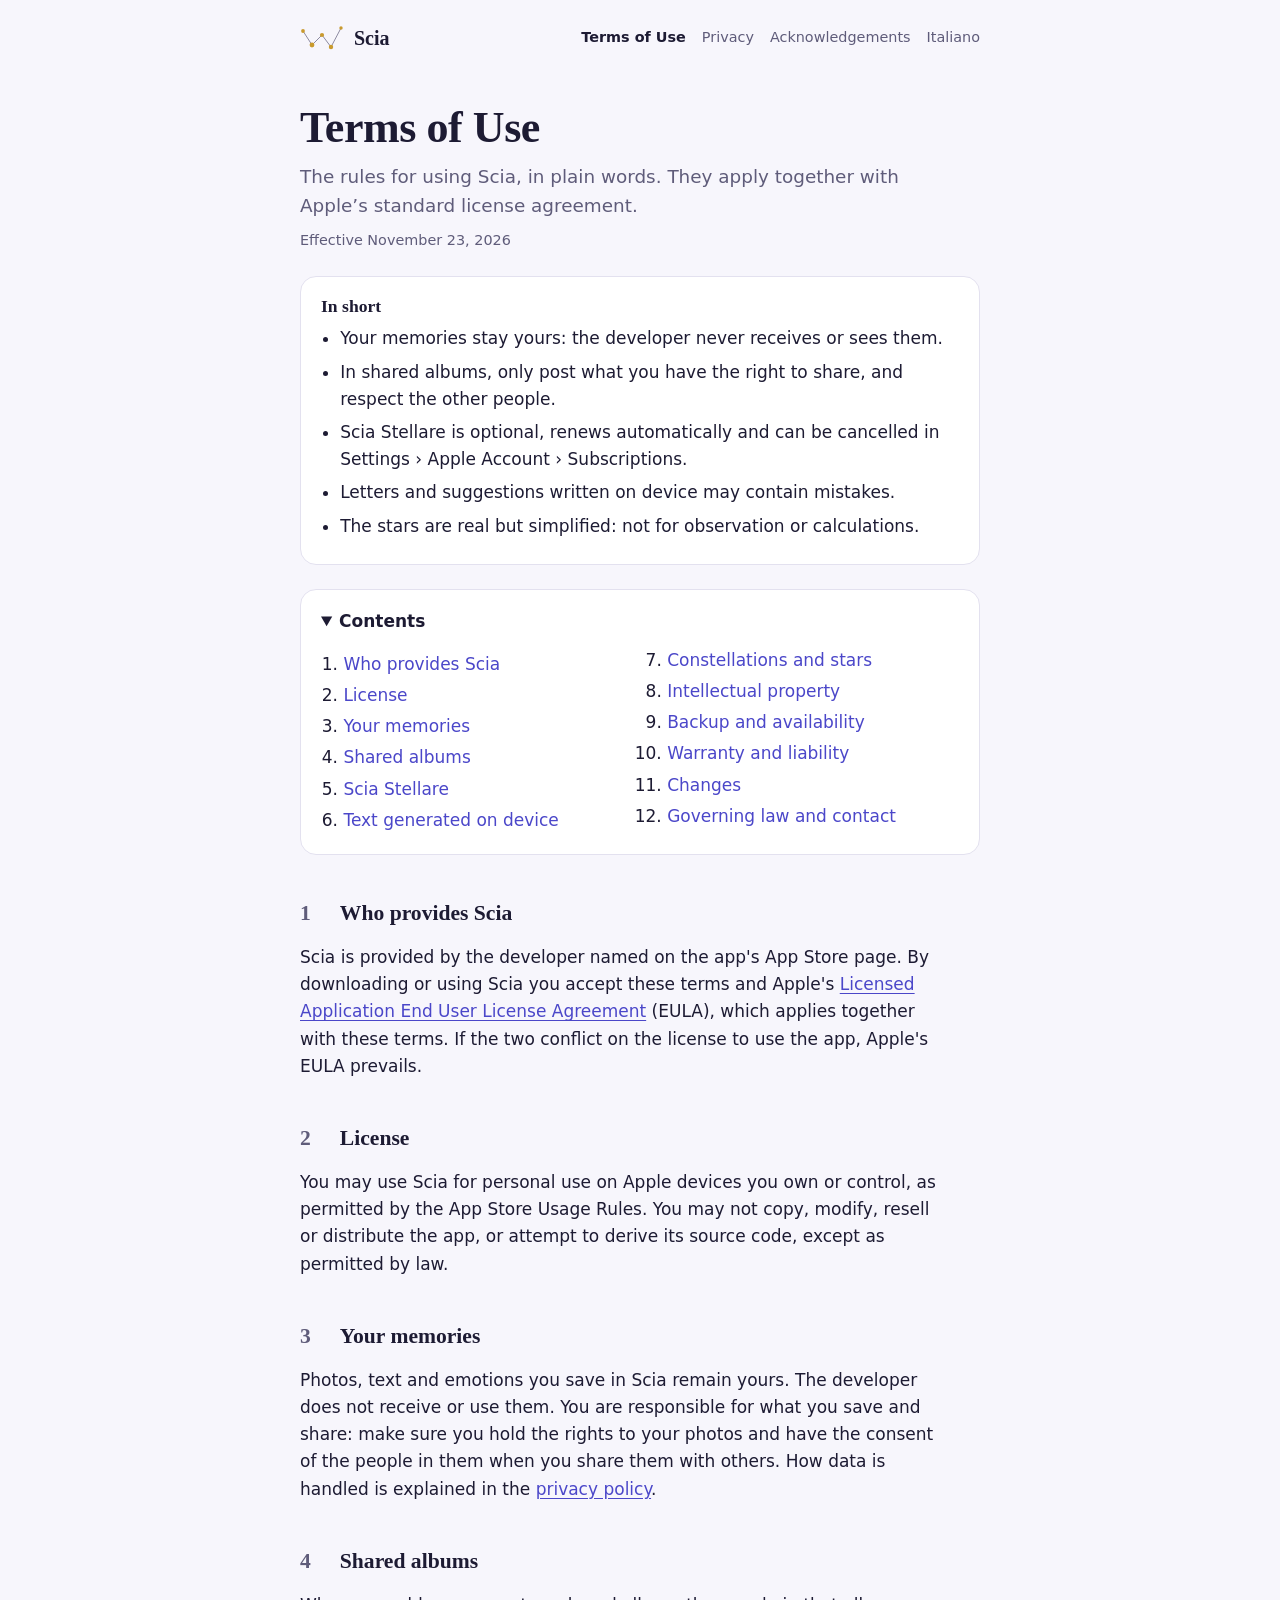
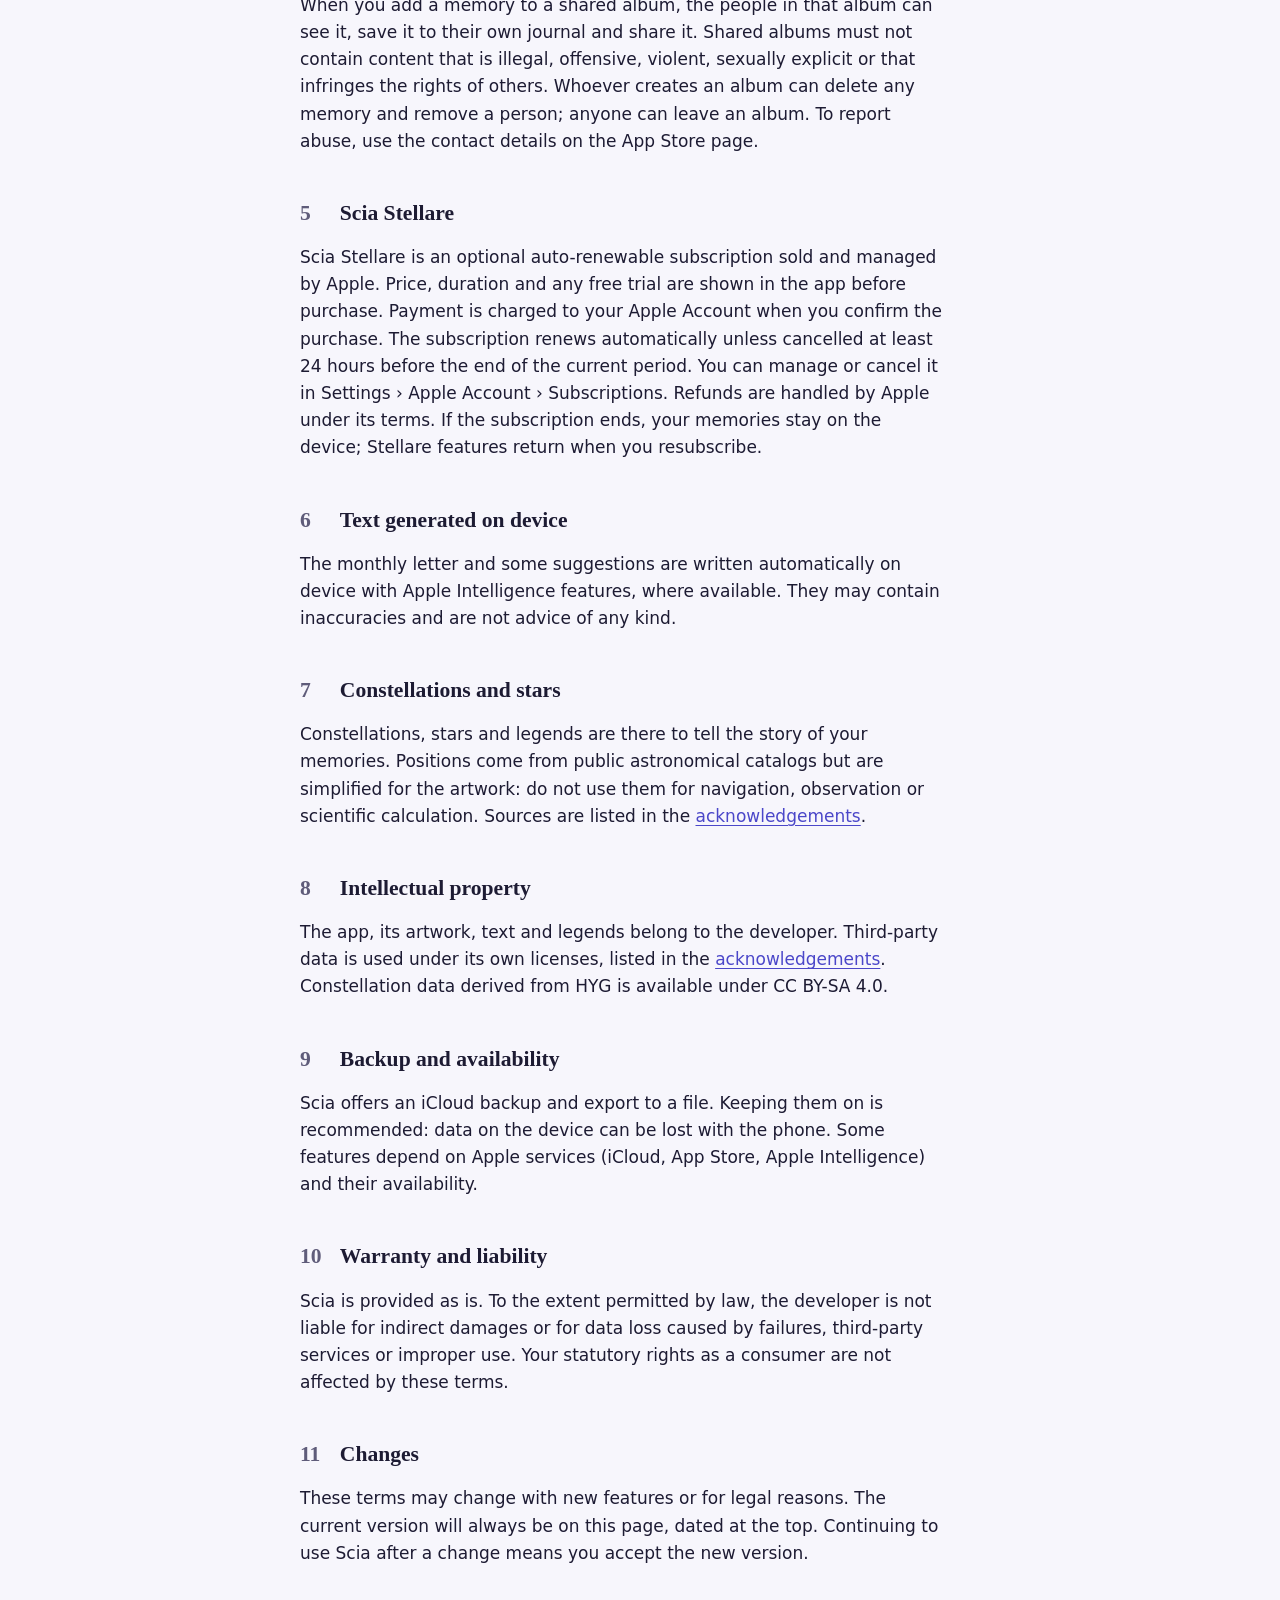
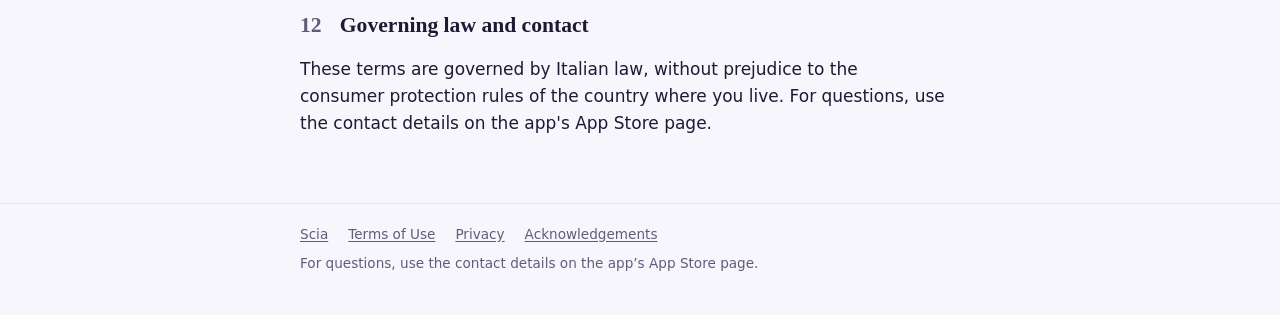
<file: terms-en.html>
<!DOCTYPE html>
<html lang="en">
<head>
<meta charset="utf-8">
<meta name="viewport" content="width=device-width, initial-scale=1">
<title>Scia – Terms of Use</title>
<meta name="description" content="Scia, the photo journal that lights up a real constellation, one memory a day.">
<meta name="theme-color" content="#f7f6fc" media="(prefers-color-scheme: light)">
<meta name="theme-color" content="#100e26" media="(prefers-color-scheme: dark)">
<link rel="icon" href="data:image/svg+xml,%3Csvg xmlns='http://www.w3.org/2000/svg' viewBox='0 0 16 16'%3E%3Crect width='16' height='16' rx='4' fill='%23100e26'/%3E%3Cpath d='M8 3l1.2 3.6H13l-3 2.2 1.1 3.6L8 10.2 4.9 12.4 6 8.8 3 6.6h3.8z' fill='%23f3d58a'/%3E%3C/svg%3E">
<link rel="alternate" hreflang="it" href="terms.html">
<link rel="stylesheet" href="style.css">
</head>
<body>
<header class="top"><a class="brand" href="index-en.html"><svg viewBox="0 0 44 27" aria-hidden="true"><line x1="3" y1="7" x2="12" y2="21"/><line x1="12" y1="21" x2="22" y2="11"/><line x1="22" y1="11" x2="31" y2="23"/><line x1="31" y1="23" x2="41" y2="4"/><circle cx="3" cy="7" r="1.9"/><circle cx="12" cy="21" r="2.4"/><circle cx="22" cy="11" r="2.1"/><circle cx="31" cy="23" r="2.2"/><circle cx="41" cy="4" r="1.7"/></svg>Scia</a><nav aria-label="Scia"><a href="terms-en.html" aria-current="page">Terms of Use</a><a href="privacy-en.html">Privacy</a><a href="credits-en.html">Acknowledgements</a><a href="terms.html" hreflang="it" lang="it">Italiano</a></nav></header>
<main class="terms">
<h1>Terms of Use</h1>
<p class="lead">The rules for using Scia, in plain words. They apply together with Apple’s standard license agreement.</p>
<p class="date">Effective November 23, 2026</p>
<section class="box" aria-labelledby="short"><h2 id="short">In short</h2><ul><li>Your memories stay yours: the developer never receives or sees them.</li><li>In shared albums, only post what you have the right to share, and respect the other people.</li><li>Scia Stellare is optional, renews automatically and can be cancelled in Settings › Apple Account › Subscriptions.</li><li>Letters and suggestions written on device may contain mistakes.</li><li>The stars are real but simplified: not for observation or calculations.</li></ul></section>
<details class="box toc" open><summary>Contents</summary><ol><li><a href="#s1">Who provides Scia</a></li><li><a href="#s2">License</a></li><li><a href="#s3">Your memories</a></li><li><a href="#s4">Shared albums</a></li><li><a href="#s5">Scia Stellare</a></li><li><a href="#s6">Text generated on device</a></li><li><a href="#s7">Constellations and stars</a></li><li><a href="#s8">Intellectual property</a></li><li><a href="#s9">Backup and availability</a></li><li><a href="#s10">Warranty and liability</a></li><li><a href="#s11">Changes</a></li><li><a href="#s12">Governing law and contact</a></li></ol></details>
<h2 id="s1"><span class="n">1</span>Who provides Scia</h2>
<p>Scia is provided by the developer named on the app's App Store page. By downloading or using Scia you accept these terms and Apple's <a href="https://www.apple.com/legal/internet-services/itunes/dev/stdeula/">Licensed Application End User License Agreement</a> (EULA), which applies together with these terms. If the two conflict on the license to use the app, Apple's EULA prevails.</p>

<h2 id="s2"><span class="n">2</span>License</h2>
<p>You may use Scia for personal use on Apple devices you own or control, as permitted by the App Store Usage Rules. You may not copy, modify, resell or distribute the app, or attempt to derive its source code, except as permitted by law.</p>

<h2 id="s3"><span class="n">3</span>Your memories</h2>
<p>Photos, text and emotions you save in Scia remain yours. The developer does not receive or use them. You are responsible for what you save and share: make sure you hold the rights to your photos and have the consent of the people in them when you share them with others. How data is handled is explained in the <a href="privacy-en.html">privacy policy</a>.</p>

<h2 id="s4"><span class="n">4</span>Shared albums</h2>
<p>When you add a memory to a shared album, the people in that album can see it, save it to their own journal and share it. Shared albums must not contain content that is illegal, offensive, violent, sexually explicit or that infringes the rights of others. Whoever creates an album can delete any memory and remove a person; anyone can leave an album. To report abuse, use the contact details on the App Store page.</p>

<h2 id="s5"><span class="n">5</span>Scia Stellare</h2>
<p>Scia Stellare is an optional auto-renewable subscription sold and managed by Apple. Price, duration and any free trial are shown in the app before purchase. Payment is charged to your Apple Account when you confirm the purchase. The subscription renews automatically unless cancelled at least 24 hours before the end of the current period. You can manage or cancel it in Settings › Apple Account › Subscriptions. Refunds are handled by Apple under its terms. If the subscription ends, your memories stay on the device; Stellare features return when you resubscribe.</p>

<h2 id="s6"><span class="n">6</span>Text generated on device</h2>
<p>The monthly letter and some suggestions are written automatically on device with Apple Intelligence features, where available. They may contain inaccuracies and are not advice of any kind.</p>

<h2 id="s7"><span class="n">7</span>Constellations and stars</h2>
<p>Constellations, stars and legends are there to tell the story of your memories. Positions come from public astronomical catalogs but are simplified for the artwork: do not use them for navigation, observation or scientific calculation. Sources are listed in the <a href="credits-en.html">acknowledgements</a>.</p>

<h2 id="s8"><span class="n">8</span>Intellectual property</h2>
<p>The app, its artwork, text and legends belong to the developer. Third-party data is used under its own licenses, listed in the <a href="credits-en.html">acknowledgements</a>. Constellation data derived from HYG is available under CC BY-SA 4.0.</p>

<h2 id="s9"><span class="n">9</span>Backup and availability</h2>
<p>Scia offers an iCloud backup and export to a file. Keeping them on is recommended: data on the device can be lost with the phone. Some features depend on Apple services (iCloud, App Store, Apple Intelligence) and their availability.</p>

<h2 id="s10"><span class="n">10</span>Warranty and liability</h2>
<p>Scia is provided as is. To the extent permitted by law, the developer is not liable for indirect damages or for data loss caused by failures, third-party services or improper use. Your statutory rights as a consumer are not affected by these terms.</p>

<h2 id="s11"><span class="n">11</span>Changes</h2>
<p>These terms may change with new features or for legal reasons. The current version will always be on this page, dated at the top. Continuing to use Scia after a change means you accept the new version.</p>

<h2 id="s12"><span class="n">12</span>Governing law and contact</h2>
<p>These terms are governed by Italian law, without prejudice to the consumer protection rules of the country where you live. For questions, use the contact details on the app's App Store page.</p>
</main>
<footer><div class="in"><a href="index-en.html">Scia</a><a href="terms-en.html">Terms of Use</a><a href="privacy-en.html">Privacy</a><a href="credits-en.html">Acknowledgements</a><span>For questions, use the contact details on the app’s App Store page.</span></div></footer>
</body>
</html>
</file>
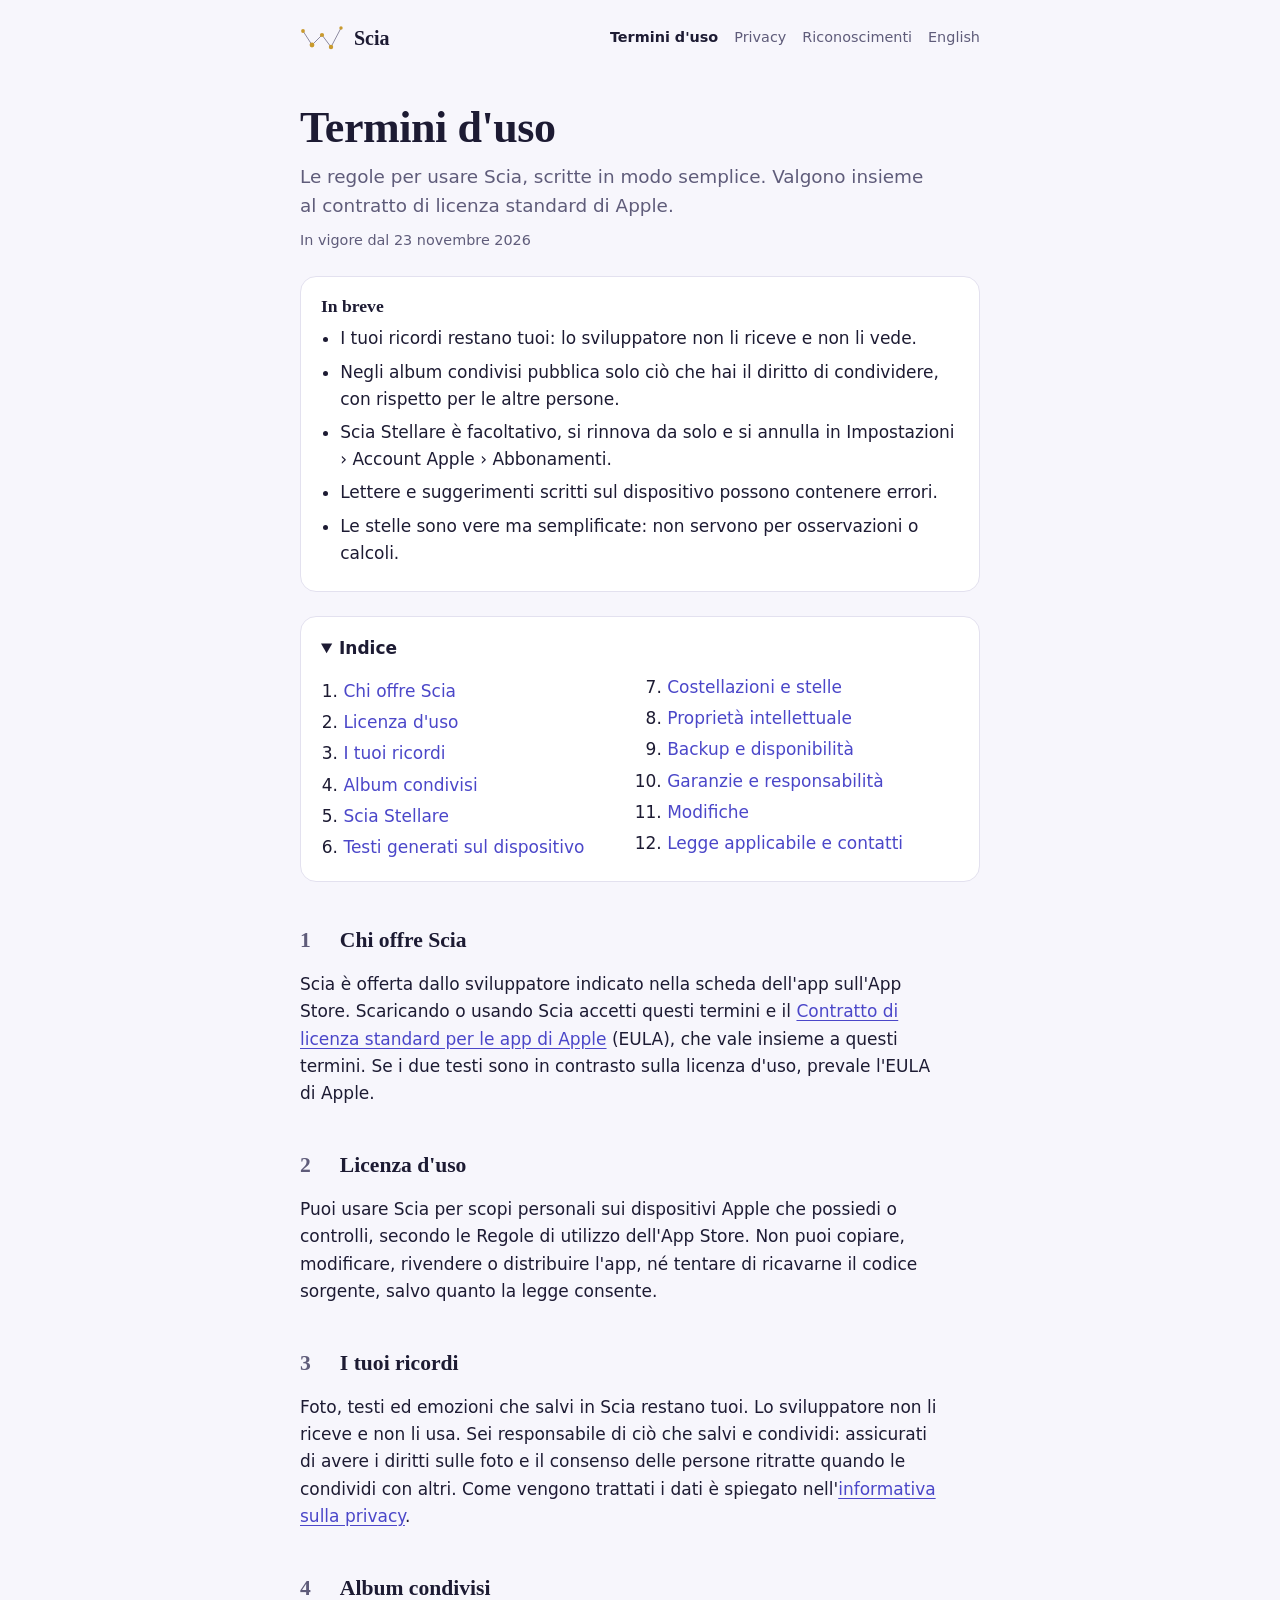
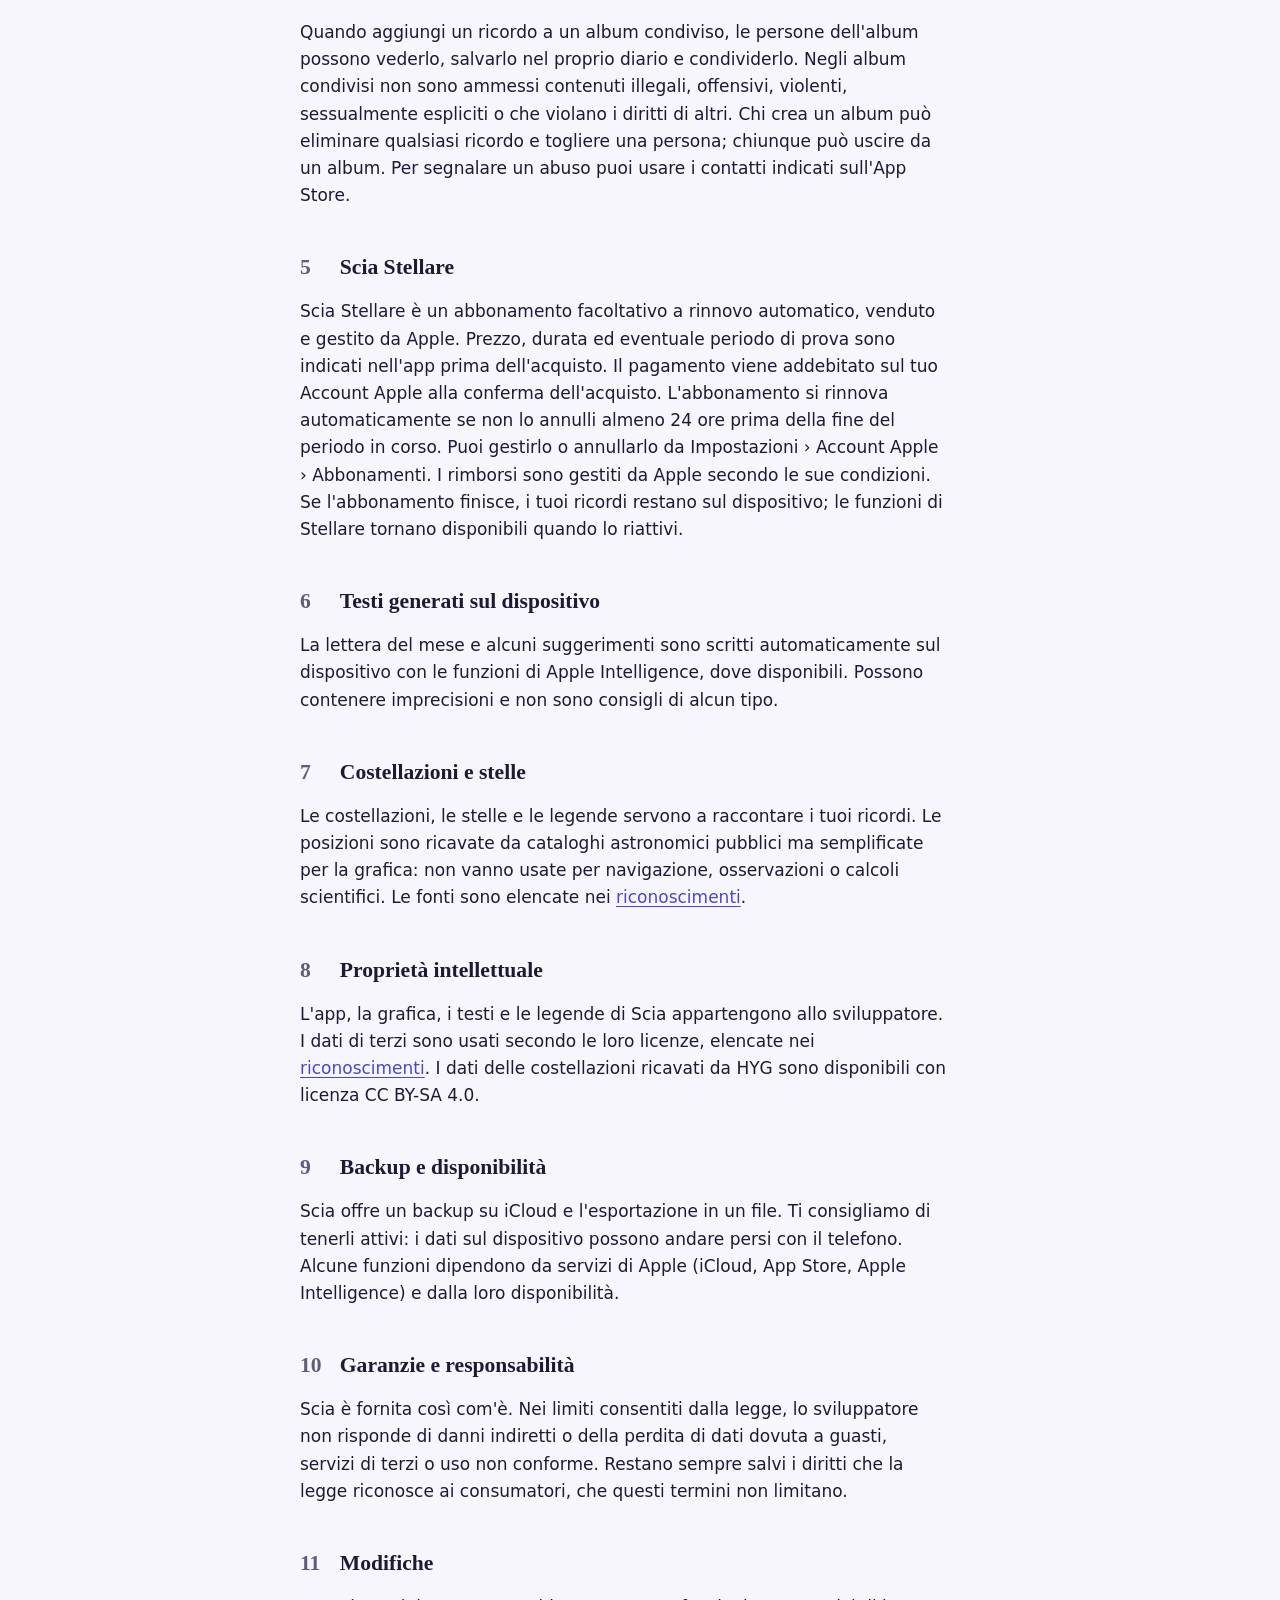
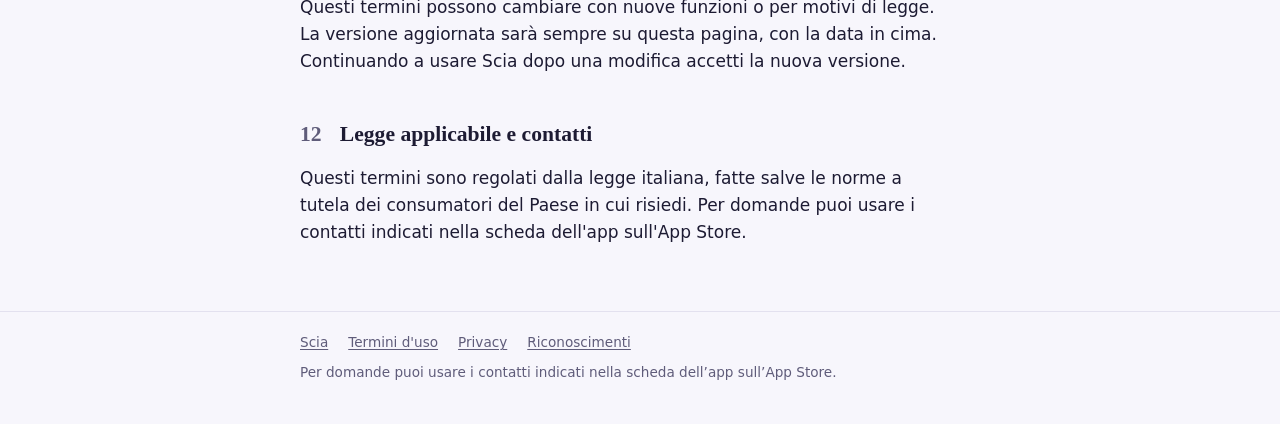
<file: terms.html>
<!DOCTYPE html>
<html lang="it">
<head>
<meta charset="utf-8">
<meta name="viewport" content="width=device-width, initial-scale=1">
<title>Scia – Termini d'uso</title>
<meta name="description" content="Scia, il diario fotografico che accende una costellazione vera, un ricordo al giorno.">
<meta name="theme-color" content="#f7f6fc" media="(prefers-color-scheme: light)">
<meta name="theme-color" content="#100e26" media="(prefers-color-scheme: dark)">
<link rel="icon" href="data:image/svg+xml,%3Csvg xmlns='http://www.w3.org/2000/svg' viewBox='0 0 16 16'%3E%3Crect width='16' height='16' rx='4' fill='%23100e26'/%3E%3Cpath d='M8 3l1.2 3.6H13l-3 2.2 1.1 3.6L8 10.2 4.9 12.4 6 8.8 3 6.6h3.8z' fill='%23f3d58a'/%3E%3C/svg%3E">
<link rel="alternate" hreflang="en" href="terms-en.html">
<link rel="stylesheet" href="style.css">
</head>
<body>
<header class="top"><a class="brand" href="index.html"><svg viewBox="0 0 44 27" aria-hidden="true"><line x1="3" y1="7" x2="12" y2="21"/><line x1="12" y1="21" x2="22" y2="11"/><line x1="22" y1="11" x2="31" y2="23"/><line x1="31" y1="23" x2="41" y2="4"/><circle cx="3" cy="7" r="1.9"/><circle cx="12" cy="21" r="2.4"/><circle cx="22" cy="11" r="2.1"/><circle cx="31" cy="23" r="2.2"/><circle cx="41" cy="4" r="1.7"/></svg>Scia</a><nav aria-label="Scia"><a href="terms.html" aria-current="page">Termini d'uso</a><a href="privacy.html">Privacy</a><a href="credits.html">Riconoscimenti</a><a href="terms-en.html" hreflang="en" lang="en">English</a></nav></header>
<main class="terms">
<h1>Termini d'uso</h1>
<p class="lead">Le regole per usare Scia, scritte in modo semplice. Valgono insieme al contratto di licenza standard di Apple.</p>
<p class="date">In vigore dal 23 novembre 2026</p>
<section class="box" aria-labelledby="short"><h2 id="short">In breve</h2><ul><li>I tuoi ricordi restano tuoi: lo sviluppatore non li riceve e non li vede.</li><li>Negli album condivisi pubblica solo ciò che hai il diritto di condividere, con rispetto per le altre persone.</li><li>Scia Stellare è facoltativo, si rinnova da solo e si annulla in Impostazioni › Account Apple › Abbonamenti.</li><li>Lettere e suggerimenti scritti sul dispositivo possono contenere errori.</li><li>Le stelle sono vere ma semplificate: non servono per osservazioni o calcoli.</li></ul></section>
<details class="box toc" open><summary>Indice</summary><ol><li><a href="#s1">Chi offre Scia</a></li><li><a href="#s2">Licenza d'uso</a></li><li><a href="#s3">I tuoi ricordi</a></li><li><a href="#s4">Album condivisi</a></li><li><a href="#s5">Scia Stellare</a></li><li><a href="#s6">Testi generati sul dispositivo</a></li><li><a href="#s7">Costellazioni e stelle</a></li><li><a href="#s8">Proprietà intellettuale</a></li><li><a href="#s9">Backup e disponibilità</a></li><li><a href="#s10">Garanzie e responsabilità</a></li><li><a href="#s11">Modifiche</a></li><li><a href="#s12">Legge applicabile e contatti</a></li></ol></details>
<h2 id="s1"><span class="n">1</span>Chi offre Scia</h2>
<p>Scia è offerta dallo sviluppatore indicato nella scheda dell'app sull'App Store. Scaricando o usando Scia accetti questi termini e il <a href="https://www.apple.com/legal/internet-services/itunes/dev/stdeula/">Contratto di licenza standard per le app di Apple</a> (EULA), che vale insieme a questi termini. Se i due testi sono in contrasto sulla licenza d'uso, prevale l'EULA di Apple.</p>

<h2 id="s2"><span class="n">2</span>Licenza d'uso</h2>
<p>Puoi usare Scia per scopi personali sui dispositivi Apple che possiedi o controlli, secondo le Regole di utilizzo dell'App Store. Non puoi copiare, modificare, rivendere o distribuire l'app, né tentare di ricavarne il codice sorgente, salvo quanto la legge consente.</p>

<h2 id="s3"><span class="n">3</span>I tuoi ricordi</h2>
<p>Foto, testi ed emozioni che salvi in Scia restano tuoi. Lo sviluppatore non li riceve e non li usa. Sei responsabile di ciò che salvi e condividi: assicurati di avere i diritti sulle foto e il consenso delle persone ritratte quando le condividi con altri. Come vengono trattati i dati è spiegato nell'<a href="privacy.html">informativa sulla privacy</a>.</p>

<h2 id="s4"><span class="n">4</span>Album condivisi</h2>
<p>Quando aggiungi un ricordo a un album condiviso, le persone dell'album possono vederlo, salvarlo nel proprio diario e condividerlo. Negli album condivisi non sono ammessi contenuti illegali, offensivi, violenti, sessualmente espliciti o che violano i diritti di altri. Chi crea un album può eliminare qualsiasi ricordo e togliere una persona; chiunque può uscire da un album. Per segnalare un abuso puoi usare i contatti indicati sull'App Store.</p>

<h2 id="s5"><span class="n">5</span>Scia Stellare</h2>
<p>Scia Stellare è un abbonamento facoltativo a rinnovo automatico, venduto e gestito da Apple. Prezzo, durata ed eventuale periodo di prova sono indicati nell'app prima dell'acquisto. Il pagamento viene addebitato sul tuo Account Apple alla conferma dell'acquisto. L'abbonamento si rinnova automaticamente se non lo annulli almeno 24 ore prima della fine del periodo in corso. Puoi gestirlo o annullarlo da Impostazioni › Account Apple › Abbonamenti. I rimborsi sono gestiti da Apple secondo le sue condizioni. Se l'abbonamento finisce, i tuoi ricordi restano sul dispositivo; le funzioni di Stellare tornano disponibili quando lo riattivi.</p>

<h2 id="s6"><span class="n">6</span>Testi generati sul dispositivo</h2>
<p>La lettera del mese e alcuni suggerimenti sono scritti automaticamente sul dispositivo con le funzioni di Apple Intelligence, dove disponibili. Possono contenere imprecisioni e non sono consigli di alcun tipo.</p>

<h2 id="s7"><span class="n">7</span>Costellazioni e stelle</h2>
<p>Le costellazioni, le stelle e le legende servono a raccontare i tuoi ricordi. Le posizioni sono ricavate da cataloghi astronomici pubblici ma semplificate per la grafica: non vanno usate per navigazione, osservazioni o calcoli scientifici. Le fonti sono elencate nei <a href="credits.html">riconoscimenti</a>.</p>

<h2 id="s8"><span class="n">8</span>Proprietà intellettuale</h2>
<p>L'app, la grafica, i testi e le legende di Scia appartengono allo sviluppatore. I dati di terzi sono usati secondo le loro licenze, elencate nei <a href="credits.html">riconoscimenti</a>. I dati delle costellazioni ricavati da HYG sono disponibili con licenza CC BY-SA 4.0.</p>

<h2 id="s9"><span class="n">9</span>Backup e disponibilità</h2>
<p>Scia offre un backup su iCloud e l'esportazione in un file. Ti consigliamo di tenerli attivi: i dati sul dispositivo possono andare persi con il telefono. Alcune funzioni dipendono da servizi di Apple (iCloud, App Store, Apple Intelligence) e dalla loro disponibilità.</p>

<h2 id="s10"><span class="n">10</span>Garanzie e responsabilità</h2>
<p>Scia è fornita così com'è. Nei limiti consentiti dalla legge, lo sviluppatore non risponde di danni indiretti o della perdita di dati dovuta a guasti, servizi di terzi o uso non conforme. Restano sempre salvi i diritti che la legge riconosce ai consumatori, che questi termini non limitano.</p>

<h2 id="s11"><span class="n">11</span>Modifiche</h2>
<p>Questi termini possono cambiare con nuove funzioni o per motivi di legge. La versione aggiornata sarà sempre su questa pagina, con la data in cima. Continuando a usare Scia dopo una modifica accetti la nuova versione.</p>

<h2 id="s12"><span class="n">12</span>Legge applicabile e contatti</h2>
<p>Questi termini sono regolati dalla legge italiana, fatte salve le norme a tutela dei consumatori del Paese in cui risiedi. Per domande puoi usare i contatti indicati nella scheda dell'app sull'App Store.</p>
</main>
<footer><div class="in"><a href="index.html">Scia</a><a href="terms.html">Termini d'uso</a><a href="privacy.html">Privacy</a><a href="credits.html">Riconoscimenti</a><span>Per domande puoi usare i contatti indicati nella scheda dell’app sull’App Store.</span></div></footer>
</body>
</html>
</file>
<file: style.css>
/* Sito di Scia (GitHub Pages). Notte d'indaco come l'app, titoli in serif (New York sui dispositivi Apple, come le lettere),
   testo nel carattere di sistema. Il giallo delle stelle compare solo nelle stelle del marchio. */
:root {
  color-scheme: light dark;
  --bg: #f7f6fc;
  --surface: #ffffff;
  --ink: #1d1b33;
  --muted: #5f5c7a;
  --line: #e3e1ef;
  --link: #4b47c9;
  --star: #c99a2e;
  --glow: transparent;
  --serif: ui-serif, "New York", Georgia, "Times New Roman", serif;
  --sans: -apple-system, system-ui, "Segoe UI", Roboto, sans-serif;
  --radius: 16px;
}
@media (prefers-color-scheme: dark) {
  :root {
    --bg: #100e26;
    --surface: #1a1838;
    --ink: #eceaff;
    --muted: #a3a0c8;
    --line: #2b2852;
    --link: #b0adff;
    --star: #f3d58a;
    --glow: rgba(243, 213, 138, .55);
  }
}

* { box-sizing: border-box; }
html { -webkit-text-size-adjust: 100%; scroll-behavior: smooth; }
@media (prefers-reduced-motion: reduce) { html { scroll-behavior: auto; } }
body {
  margin: 0; background: var(--bg); color: var(--ink);
  font: 17px/1.6 var(--sans);
}
a { color: var(--link); text-underline-offset: .18em; }
a:focus-visible { outline: 2px solid var(--link); outline-offset: 3px; border-radius: 4px; }

/* Testata: il marchio (Cassiopea) e i link alle pagine. */
.top {
  max-width: 720px; margin: 0 auto; padding: 20px 20px 0;
  display: flex; flex-wrap: wrap; align-items: center; justify-content: space-between; gap: 12px 20px;
}
.brand { display: inline-flex; align-items: center; gap: 10px; text-decoration: none; color: var(--ink);
         font: 600 1.25rem/1 var(--serif); }
.brand svg { width: 44px; height: 27px; overflow: visible; }
.brand line { stroke: var(--muted); stroke-width: 1; opacity: .7; }
.brand circle { fill: var(--star); filter: drop-shadow(0 0 3px var(--glow)); }
.top nav { display: flex; flex-wrap: wrap; gap: 4px 16px; font-size: .9rem; }
.top nav a { color: var(--muted); text-decoration: none; padding: 6px 0; }
.top nav a:hover { color: var(--ink); }
.top nav a[aria-current="page"] { color: var(--ink); font-weight: 600; }

main { max-width: 720px; margin: 0 auto; padding: 8px 20px 48px; }
h1 { font: 600 clamp(2rem, 6vw, 2.75rem)/1.15 var(--serif); margin: 40px 0 8px; letter-spacing: -.01em; }
.lead { font-size: 1.15rem; color: var(--muted); margin: 0 0 8px; max-width: 34em; }
h2 { font: 600 1.35rem/1.3 var(--serif); margin: 44px 0 8px; scroll-margin-top: 16px; }
h3 { font-size: 1rem; margin: 20px 0 4px; }
p, li { max-width: 38em; }
ul { padding-left: 1.2rem; }
li { margin: 6px 0; }
.date { color: var(--muted); font-size: .9rem; margin: 0; }
.muted { color: var(--muted); font-size: .9rem; }

/* Riquadri: il riassunto dei termini, l'indice, il testo delle licenze. */
.box { background: var(--surface); border: 1px solid var(--line); border-radius: var(--radius); padding: 18px 20px; margin: 24px 0; }
.box h2 { margin-top: 0; font-size: 1.1rem; }
.box ul { margin: 0; }

/* Indice dei termini: numerato perché le sezioni lo sono. */
.toc summary { cursor: pointer; font-weight: 600; }
.toc ol { margin: 12px 0 0; padding-left: 1.4rem; columns: 2 16rem; column-gap: 2rem; }
.toc li { margin: 4px 0; break-inside: avoid; }
.toc a { text-decoration: none; }
.toc a:hover { text-decoration: underline; }

/* Le sezioni dei termini: numero in serif accanto al titolo. */
.terms h2 { display: flex; gap: .6rem; align-items: baseline; }
.terms h2 .n { color: var(--muted); font-variant-numeric: tabular-nums; min-width: 1.4em; }

/* Elenco delle funzioni nella home. */
.features { list-style: none; padding: 0; display: grid; gap: 4px 28px; grid-template-columns: repeat(auto-fit, minmax(16rem, 1fr)); }
.features li { margin: 10px 0; }
.features strong { display: block; font-family: var(--serif); font-size: 1.05rem; }

pre { white-space: pre-wrap; font: .78rem/1.5 ui-monospace, SFMono-Regular, Menlo, monospace;
      background: var(--surface); border: 1px solid var(--line); border-radius: var(--radius); padding: 14px 16px; margin: 12px 0; }

footer { border-top: 1px solid var(--line); }
footer .in { max-width: 720px; margin: 0 auto; padding: 20px 20px 40px; display: flex; flex-wrap: wrap; gap: 8px 20px;
             font-size: .85rem; color: var(--muted); }
footer a { color: var(--muted); }
</file>
